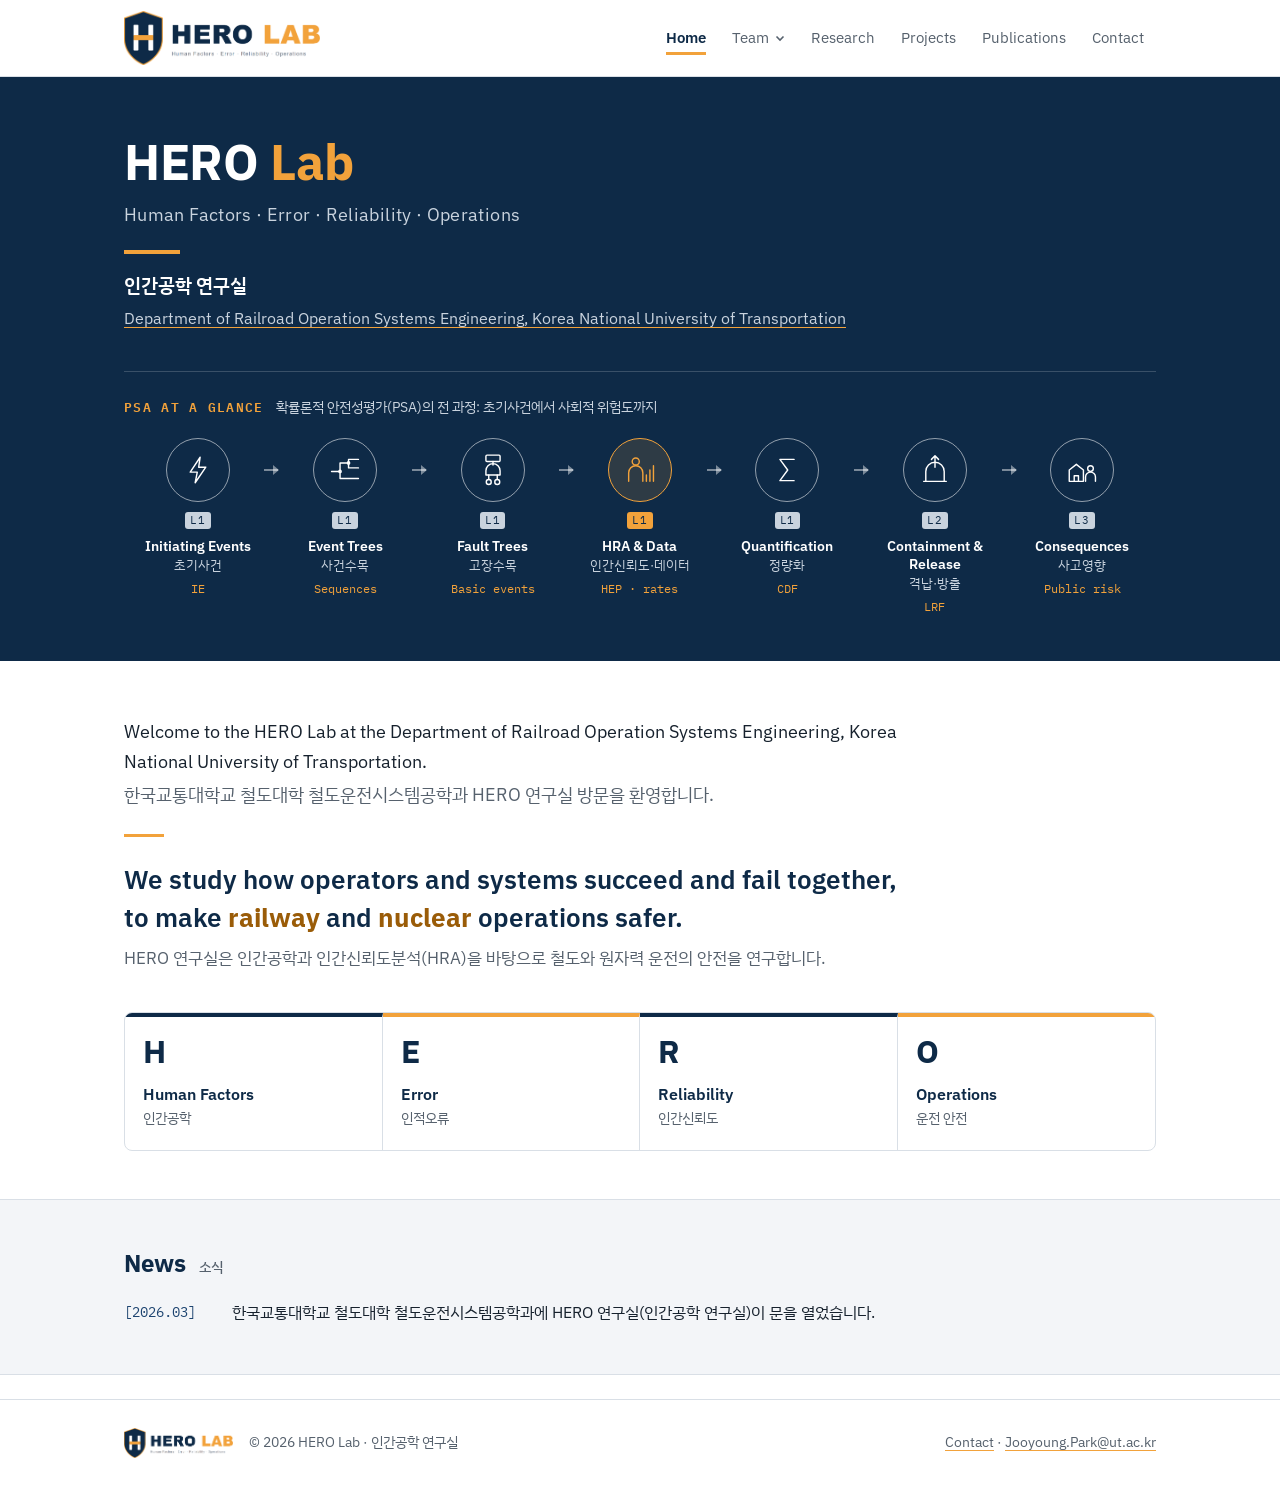
<file: index.html>
<!DOCTYPE html>
<html lang="en">
<head>
<meta charset="utf-8">
<meta name="viewport" content="width=device-width, initial-scale=1">
<title>HERO Lab</title>
<meta name="description" content="HERO Lab (Human Factors · Error · Reliability · Operations), Korea National University of Transportation: human reliability analysis, human factors and operational safety for railway and nuclear systems.">
<link rel="preconnect" href="https://fonts.googleapis.com"><link rel="preconnect" href="https://fonts.gstatic.com" crossorigin><link href="https://fonts.googleapis.com/css2?family=IBM+Plex+Mono:wght@400;600&family=IBM+Plex+Sans:wght@400;500;600;700&family=IBM+Plex+Sans+KR:wght@400;500;600;700&display=swap" rel="stylesheet">
<link rel="icon" type="image/png" href="assets/img/favicon.png">
<link rel="apple-touch-icon" href="assets/img/apple-touch-icon.png">
<link rel="stylesheet" href="assets/style.css">
</head>
<body>
<a class="skip" href="#main">Skip to content</a>
<header class="topbar">
  <div class="wrap">
    <a class="brand" href="index.html"><img src="assets/img/hero-logo.png" alt="HERO Lab: Human Factors · Error · Reliability · Operations" width="883" height="243"></a>
    <button class="nav-toggle" type="button" aria-expanded="false" aria-controls="site-nav"><span class="bars" aria-hidden="true"></span>Menu</button>
    <nav class="menu" id="site-nav" aria-label="Main">
      <ul>
        <li><a href="index.html" aria-current="page">Home</a></li>
        <li class="has-sub">
          <button class="sub-toggle" type="button" aria-expanded="false" aria-controls="sub-team"><span class="lbl">Team</span><svg class="chev" viewBox="0 0 10 10" aria-hidden="true"><path d="M1.5 3.5 5 7l3.5-3.5" fill="none" stroke="currentColor" stroke-width="1.6"/></svg></button>
          <ul class="sub" id="sub-team">
            <li><a href="professor.html">Professor</a></li>
            <li><a href="members.html">Members</a></li>
          </ul>
        </li>
        <li><a href="research.html">Research</a></li>
        <li><a href="projects.html">Projects</a></li>
        <li><a href="publications.html">Publications</a></li>
        <li><a href="contact.html">Contact</a></li>
      </ul>
    </nav>
  </div>
</header>
<main id="main">
<section class="banner">
  <div class="wrap">
    <h1>HERO <span class="accent">Lab</span></h1>
    <p class="banner-tag">Human Factors &middot; Error &middot; Reliability &middot; Operations</p>
    <hr class="banner-rule">
    <p class="banner-ko" lang="ko">인간공학 연구실</p>
    <p class="banner-sub"><a href="https://www.ut.ac.kr">Department of Railroad Operation Systems Engineering, Korea National University of Transportation</a></p>
    <div class="psa" role="group" aria-label="Probabilistic safety assessment process, Level 1 to Level 3"><p class="psa-cap"><b>PSA at a glance</b><span lang="ko">확률론적 안전성평가(PSA)의 전 과정: 초기사건에서 사회적 위험도까지</span></p><ol class="psa-steps"><li class="psa-step "><div class="psa-ico"><svg viewBox="0 0 48 48" aria-hidden="true"><path d="M27 6 13 27h10l-3 15 15-22H25l2-14z"/></svg></div><span class="psa-lvl">L1</span><span class="psa-en">Initiating Events</span><span class="psa-ko" lang="ko">초기사건</span><span class="psa-out">IE</span></li><li class="psa-step "><div class="psa-ico"><svg viewBox="0 0 48 48" aria-hidden="true"><path d="M5 26h12M17 26V14h12M17 26v10h26M29 14V9h14M29 14v7h14"/><circle cx="17" cy="26" r="1.6"/><circle cx="29" cy="14" r="1.6"/></svg></div><span class="psa-lvl">L1</span><span class="psa-en">Event Trees</span><span class="psa-ko" lang="ko">사건수목</span><span class="psa-out">Sequences</span></li><li class="psa-step "><div class="psa-ico"><svg viewBox="0 0 48 48" aria-hidden="true"><rect x="14" y="3" width="20" height="9" rx="1.5"/><path d="M24 12v5M14 31V25a10 10 0 0 1 20 0v6z"/><path d="M18 31v6M30 31v6"/><circle cx="18" cy="41" r="3.5"/><circle cx="30" cy="41" r="3.5"/></svg></div><span class="psa-lvl">L1</span><span class="psa-en">Fault Trees</span><span class="psa-ko" lang="ko">고장수목</span><span class="psa-out">Basic events</span></li><li class="psa-step focus"><div class="psa-ico"><svg viewBox="0 0 48 48" aria-hidden="true"><circle cx="18" cy="12" r="5"/><path d="M8 40V28a10 10 0 0 1 20 0v12"/><path d="M33 40V31M38 40V24M43 40V18"/></svg></div><span class="psa-lvl">L1</span><span class="psa-en">HRA &amp; Data</span><span class="psa-ko" lang="ko">인간신뢰도·데이터</span><span class="psa-out">HEP · rates</span></li><li class="psa-step "><div class="psa-ico"><svg viewBox="0 0 48 48" aria-hidden="true"><path d="M34 9H14l11 15-11 15h20"/></svg></div><span class="psa-lvl">L1</span><span class="psa-en">Quantification</span><span class="psa-ko" lang="ko">정량화</span><span class="psa-out">CDF</span></li><li class="psa-step "><div class="psa-ico"><svg viewBox="0 0 48 48" aria-hidden="true"><path d="M8 40h32M11 40V26a13 13 0 0 1 26 0v14"/><path d="M24 20V4M19 9l5-5 5 5"/></svg></div><span class="psa-lvl">L2</span><span class="psa-en">Containment &amp; Release</span><span class="psa-ko" lang="ko">격납·방출</span><span class="psa-out">LRF</span></li><li class="psa-step "><div class="psa-ico"><svg viewBox="0 0 48 48" aria-hidden="true"><path d="M6 40V24l10-8 10 8v16z"/><path d="M13 40v-8h6v8"/><circle cx="36" cy="22" r="4"/><path d="M29 40v-6a7 7 0 0 1 14 0v6"/></svg></div><span class="psa-lvl">L3</span><span class="psa-en">Consequences</span><span class="psa-ko" lang="ko">사고영향</span><span class="psa-out">Public risk</span></li></ol></div>
  </div>
</section>

<section class="intro">
  <div class="wrap">
    <div class="lead">
      <p class="lead-welcome">Welcome to the HERO Lab at the Department of Railroad Operation Systems Engineering, Korea National University of Transportation.</p>
      <p class="lead-welcome" lang="ko">한국교통대학교 철도대학 철도운전시스템공학과 HERO 연구실 방문을 환영합니다.</p>
      <hr class="lead-rule">
      <p class="lead-main">We study how operators and systems succeed and fail together, to make <b>railway</b> and <b>nuclear</b> operations safer.</p>
      <p class="lead-main-ko" lang="ko">HERO 연구실은 인간공학과 인간신뢰도분석(HRA)을 바탕으로 철도와 원자력 운전의 안전을 연구합니다.</p>
    </div>
    <ul class="hero-strip" aria-label="What HERO stands for">
      <li><span class="letter">H</span><span class="word">Human Factors</span><span class="word-ko" lang="ko">인간공학</span></li>
      <li><span class="letter">E</span><span class="word">Error</span><span class="word-ko" lang="ko">인적오류</span></li>
      <li><span class="letter">R</span><span class="word">Reliability</span><span class="word-ko" lang="ko">인간신뢰도</span></li>
      <li><span class="letter">O</span><span class="word">Operations</span><span class="word-ko" lang="ko">운전 안전</span></li>
    </ul>
  </div>
</section>

<section id="news" class="band">
  <div class="wrap section">
    <div class="sec-head"><h2>News <span class="ko" lang="ko">소식</span></h2></div>
    <ul class="news" lang="ko">
      <li><span class="date">[2026.03]</span><span>한국교통대학교 철도대학 철도운전시스템공학과에 HERO 연구실(인간공학 연구실)이 문을 열었습니다.</span></li>
    </ul>
  </div>
</section>
</main>
<footer class="footer">
  <div class="wrap">
    <div class="footer-brand"><img src="assets/img/hero-logo.png" alt="HERO Lab" width="883" height="243"><span>&copy; 2026 HERO Lab &middot; <span lang="ko">인간공학 연구실</span></span></div>
    <span><a href="contact.html">Contact</a> &middot; <a href="mailto:Jooyoung.Park@ut.ac.kr">Jooyoung.Park@ut.ac.kr</a></span>
  </div>
</footer>
<script src="assets/site.js"></script>
</body>
</html>
</file>
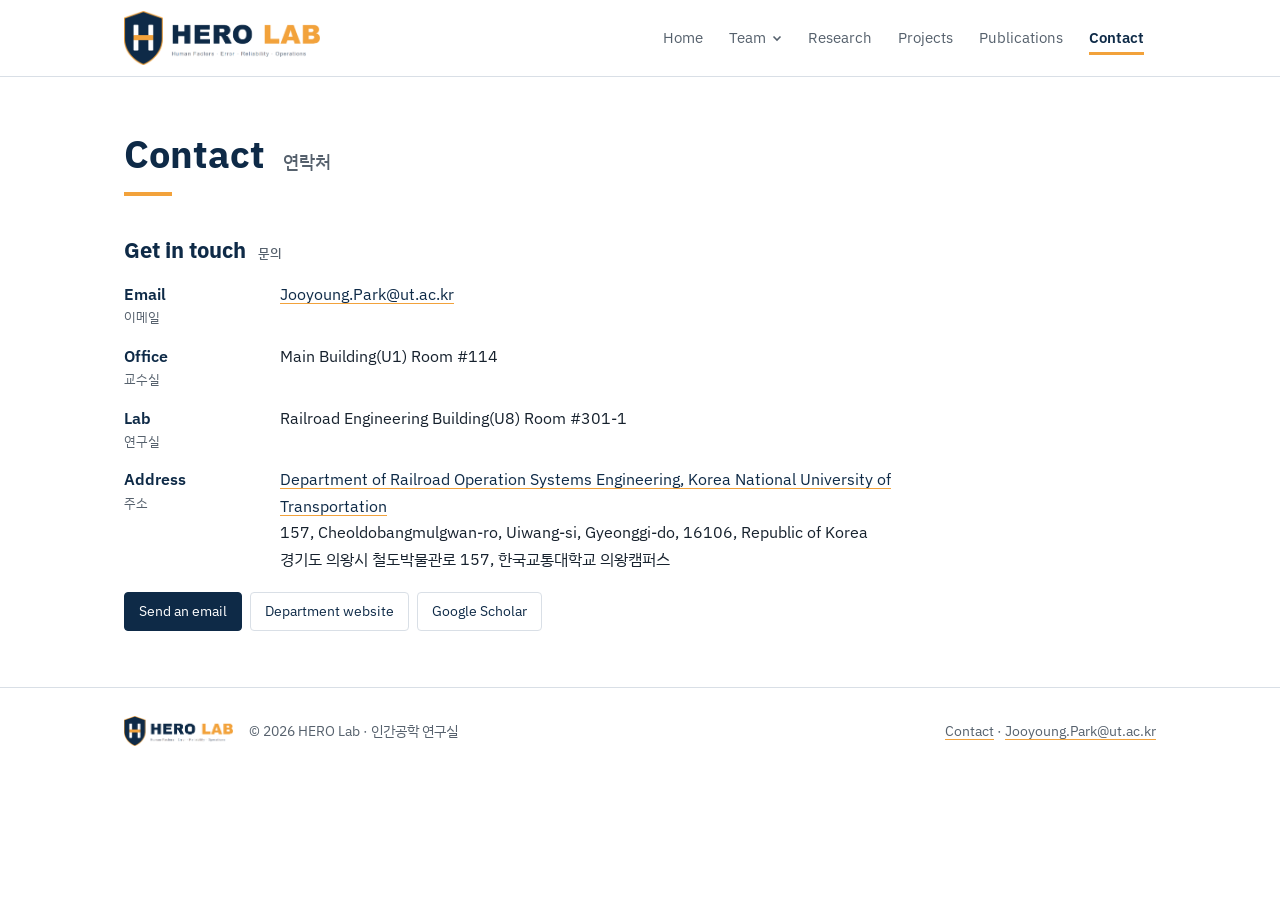
<file: contact.html>
<!DOCTYPE html>
<html lang="en">
<head>
<meta charset="utf-8">
<meta name="viewport" content="width=device-width, initial-scale=1">
<title>Contact · HERO Lab</title>
<meta name="description" content="HERO Lab (Human Factors · Error · Reliability · Operations), Korea National University of Transportation: human reliability analysis, human factors and operational safety for railway and nuclear systems.">
<link rel="preconnect" href="https://fonts.googleapis.com"><link rel="preconnect" href="https://fonts.gstatic.com" crossorigin><link href="https://fonts.googleapis.com/css2?family=IBM+Plex+Mono:wght@400;600&family=IBM+Plex+Sans:wght@400;500;600;700&family=IBM+Plex+Sans+KR:wght@400;500;600;700&display=swap" rel="stylesheet">
<link rel="icon" type="image/png" href="assets/img/favicon.png">
<link rel="apple-touch-icon" href="assets/img/apple-touch-icon.png">
<link rel="stylesheet" href="assets/style.css">
</head>
<body>
<a class="skip" href="#main">Skip to content</a>
<header class="topbar">
  <div class="wrap">
    <a class="brand" href="index.html"><img src="assets/img/hero-logo.png" alt="HERO Lab: Human Factors · Error · Reliability · Operations" width="883" height="243"></a>
    <button class="nav-toggle" type="button" aria-expanded="false" aria-controls="site-nav"><span class="bars" aria-hidden="true"></span>Menu</button>
    <nav class="menu" id="site-nav" aria-label="Main">
      <ul>
        <li><a href="index.html">Home</a></li>
        <li class="has-sub">
          <button class="sub-toggle" type="button" aria-expanded="false" aria-controls="sub-team"><span class="lbl">Team</span><svg class="chev" viewBox="0 0 10 10" aria-hidden="true"><path d="M1.5 3.5 5 7l3.5-3.5" fill="none" stroke="currentColor" stroke-width="1.6"/></svg></button>
          <ul class="sub" id="sub-team">
            <li><a href="professor.html">Professor</a></li>
            <li><a href="members.html">Members</a></li>
          </ul>
        </li>
        <li><a href="research.html">Research</a></li>
        <li><a href="projects.html">Projects</a></li>
        <li><a href="publications.html">Publications</a></li>
        <li><a href="contact.html" aria-current="page">Contact</a></li>
      </ul>
    </nav>
  </div>
</header>
<main id="main">
<section class="page-head"><div class="wrap"><h1>Contact <span class="ko" lang="ko">연락처</span></h1></div></section>
<div class="wrap">
  <section class="block">
    <h2>Get in touch <span class="ko" lang="ko">문의</span></h2>
    <dl class="dl">
      <dt>Email <span class="ko" lang="ko">이메일</span></dt><dd><a href="mailto:Jooyoung.Park@ut.ac.kr">Jooyoung.Park@ut.ac.kr</a></dd>
      <dt>Office <span class="ko" lang="ko">교수실</span></dt><dd>Main Building(U1) Room #114</dd>
      <dt>Lab <span class="ko" lang="ko">연구실</span></dt><dd>Railroad Engineering Building(U8) Room #301-1</dd>
      <dt>Address <span class="ko" lang="ko">주소</span></dt><dd><a href="https://www.ut.ac.kr">Department of Railroad Operation Systems Engineering, Korea National University of Transportation</a><br>157, Cheoldobangmulgwan-ro, Uiwang-si, Gyeonggi-do, 16106, Republic of Korea<br><span lang="ko">경기도 의왕시 철도박물관로 157, 한국교통대학교 의왕캠퍼스</span></dd>
    </dl>
    <div class="links">
      <a class="btn primary" href="mailto:Jooyoung.Park@ut.ac.kr">Send an email</a>
      <a class="btn" href="https://www.ut.ac.kr">Department website</a>
      <a class="btn" href="https://scholar.google.com/citations?user=gR12mpUAAAAJ&amp;hl=ko">Google Scholar</a>
    </div>
  </section>
</div>
</main>
<footer class="footer">
  <div class="wrap">
    <div class="footer-brand"><img src="assets/img/hero-logo.png" alt="HERO Lab" width="883" height="243"><span>&copy; 2026 HERO Lab &middot; <span lang="ko">인간공학 연구실</span></span></div>
    <span><a href="contact.html">Contact</a> &middot; <a href="mailto:Jooyoung.Park@ut.ac.kr">Jooyoung.Park@ut.ac.kr</a></span>
  </div>
</footer>
<script src="assets/site.js"></script>
</body>
</html>
</file>
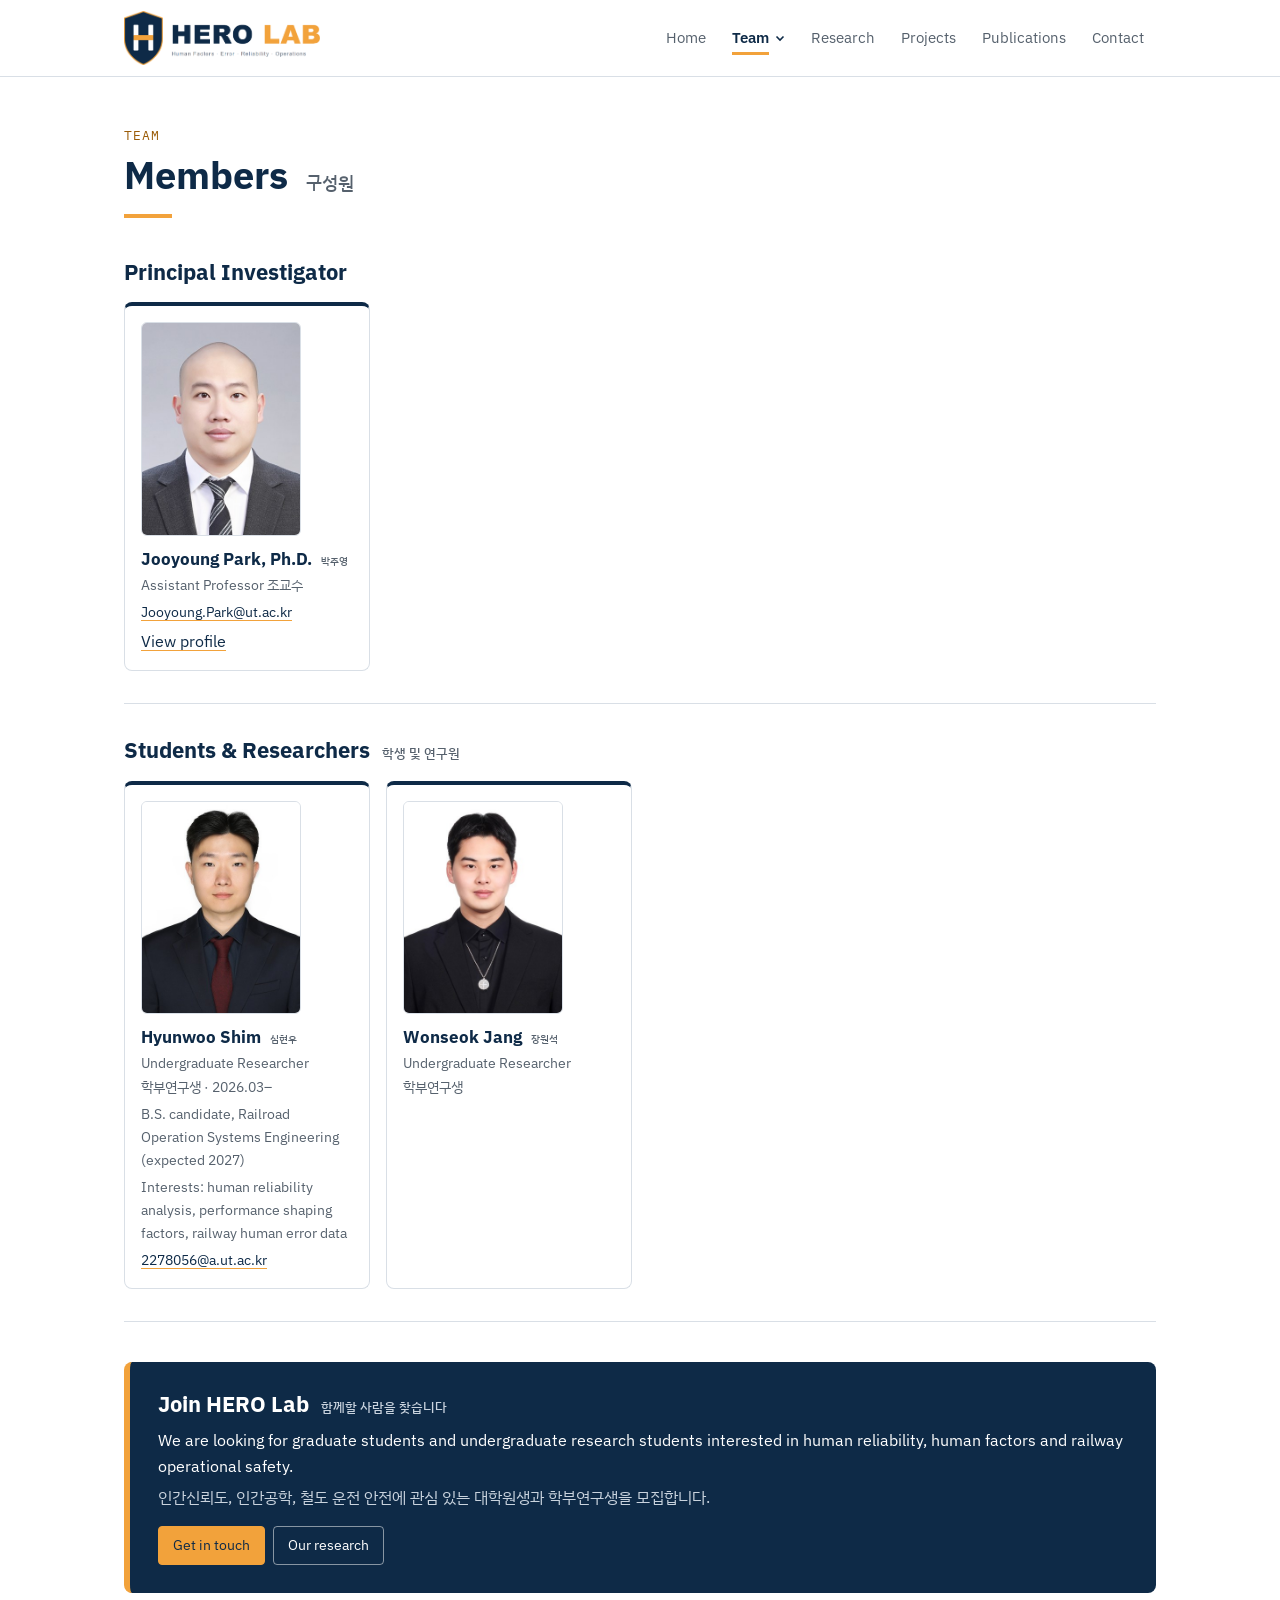
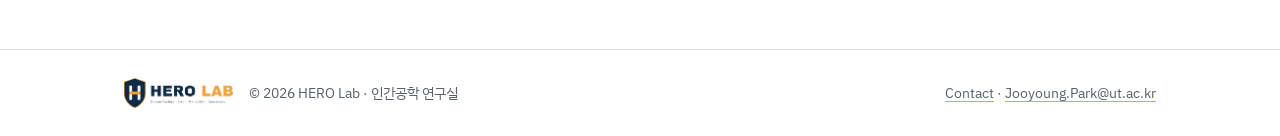
<file: members.html>
<!DOCTYPE html>
<html lang="en">
<head>
<meta charset="utf-8">
<meta name="viewport" content="width=device-width, initial-scale=1">
<title>Members · HERO Lab</title>
<meta name="description" content="HERO Lab (Human Factors · Error · Reliability · Operations), Korea National University of Transportation: human reliability analysis, human factors and operational safety for railway and nuclear systems.">
<link rel="preconnect" href="https://fonts.googleapis.com"><link rel="preconnect" href="https://fonts.gstatic.com" crossorigin><link href="https://fonts.googleapis.com/css2?family=IBM+Plex+Mono:wght@400;600&family=IBM+Plex+Sans:wght@400;500;600;700&family=IBM+Plex+Sans+KR:wght@400;500;600;700&display=swap" rel="stylesheet">
<link rel="icon" type="image/png" href="assets/img/favicon.png">
<link rel="apple-touch-icon" href="assets/img/apple-touch-icon.png">
<link rel="stylesheet" href="assets/style.css">
</head>
<body>
<a class="skip" href="#main">Skip to content</a>
<header class="topbar">
  <div class="wrap">
    <a class="brand" href="index.html"><img src="assets/img/hero-logo.png" alt="HERO Lab: Human Factors · Error · Reliability · Operations" width="883" height="243"></a>
    <button class="nav-toggle" type="button" aria-expanded="false" aria-controls="site-nav"><span class="bars" aria-hidden="true"></span>Menu</button>
    <nav class="menu" id="site-nav" aria-label="Main">
      <ul>
        <li><a href="index.html">Home</a></li>
        <li class="has-sub current">
          <button class="sub-toggle" type="button" aria-expanded="false" aria-controls="sub-team"><span class="lbl">Team</span><svg class="chev" viewBox="0 0 10 10" aria-hidden="true"><path d="M1.5 3.5 5 7l3.5-3.5" fill="none" stroke="currentColor" stroke-width="1.6"/></svg></button>
          <ul class="sub" id="sub-team">
            <li><a href="professor.html">Professor</a></li>
            <li><a href="members.html" aria-current="page">Members</a></li>
          </ul>
        </li>
        <li><a href="research.html">Research</a></li>
        <li><a href="projects.html">Projects</a></li>
        <li><a href="publications.html">Publications</a></li>
        <li><a href="contact.html">Contact</a></li>
      </ul>
    </nav>
  </div>
</header>
<main id="main">
<section class="page-head"><div class="wrap"><p class="eyebrow">Team</p><h1>Members <span class="ko" lang="ko">구성원</span></h1></div></section>
<div class="wrap">
  <section class="block">
    <h2>Principal Investigator</h2>
    <div class="people">
      <article class="person">
        <img class="photo-img" src="assets/img/professor.jpg" alt="Jooyoung Park" width="354" height="472">
        <h3>Jooyoung Park, Ph.D. <span class="ko" lang="ko">박주영</span></h3>
        <p class="role">Assistant Professor <span lang="ko">조교수</span></p>
        <p class="role"><a href="mailto:Jooyoung.Park@ut.ac.kr">Jooyoung.Park@ut.ac.kr</a></p>
        <a href="professor.html">View profile</a>
      </article>
    </div>
  </section>
  <section class="block">
    <h2>Students &amp; Researchers <span class="ko" lang="ko">학생 및 연구원</span></h2>
    <div class="people">
      <article class="person">
        <img class="photo-img" src="assets/img/hyunwoo-shim.jpg" alt="Hyunwoo Shim" width="360" height="480">
        <h3>Hyunwoo Shim <span class="ko" lang="ko">심현우</span></h3>
        <p class="role">Undergraduate Researcher <span lang="ko">학부연구생</span> &middot; 2026.03&ndash;</p>
        <p class="role">B.S. candidate, Railroad Operation Systems Engineering (expected 2027)</p>
        <p class="role">Interests: human reliability analysis, performance shaping factors, railway human error data</p>
        <p class="role"><a href="mailto:2278056@a.ut.ac.kr">2278056@a.ut.ac.kr</a></p>
      </article>
      <article class="person">
        <img class="photo-img" src="assets/img/wonseok-jang.jpg" alt="Wonseok Jang" width="360" height="480">
        <h3>Wonseok Jang <span class="ko" lang="ko">장원석</span></h3>
        <p class="role">Undergraduate Researcher <span lang="ko">학부연구생</span></p>
      </article>
    </div>
  </section>
  <section class="block">
    <div class="join">
      <h2>Join HERO Lab <span class="ko" lang="ko">함께할 사람을 찾습니다</span></h2>
      <p>We are looking for graduate students and undergraduate research students interested in human reliability, human factors and railway operational safety.</p>
      <p class="ko-line" lang="ko">인간신뢰도, 인간공학, 철도 운전 안전에 관심 있는 대학원생과 학부연구생을 모집합니다.</p>
      <div class="links">
        <a class="btn primary" href="contact.html">Get in touch</a>
        <a class="btn" href="research.html">Our research</a>
      </div>
    </div>
  </section>
</div>
</main>
<footer class="footer">
  <div class="wrap">
    <div class="footer-brand"><img src="assets/img/hero-logo.png" alt="HERO Lab" width="883" height="243"><span>&copy; 2026 HERO Lab &middot; <span lang="ko">인간공학 연구실</span></span></div>
    <span><a href="contact.html">Contact</a> &middot; <a href="mailto:Jooyoung.Park@ut.ac.kr">Jooyoung.Park@ut.ac.kr</a></span>
  </div>
</footer>
<script src="assets/site.js"></script>
</body>
</html>
</file>
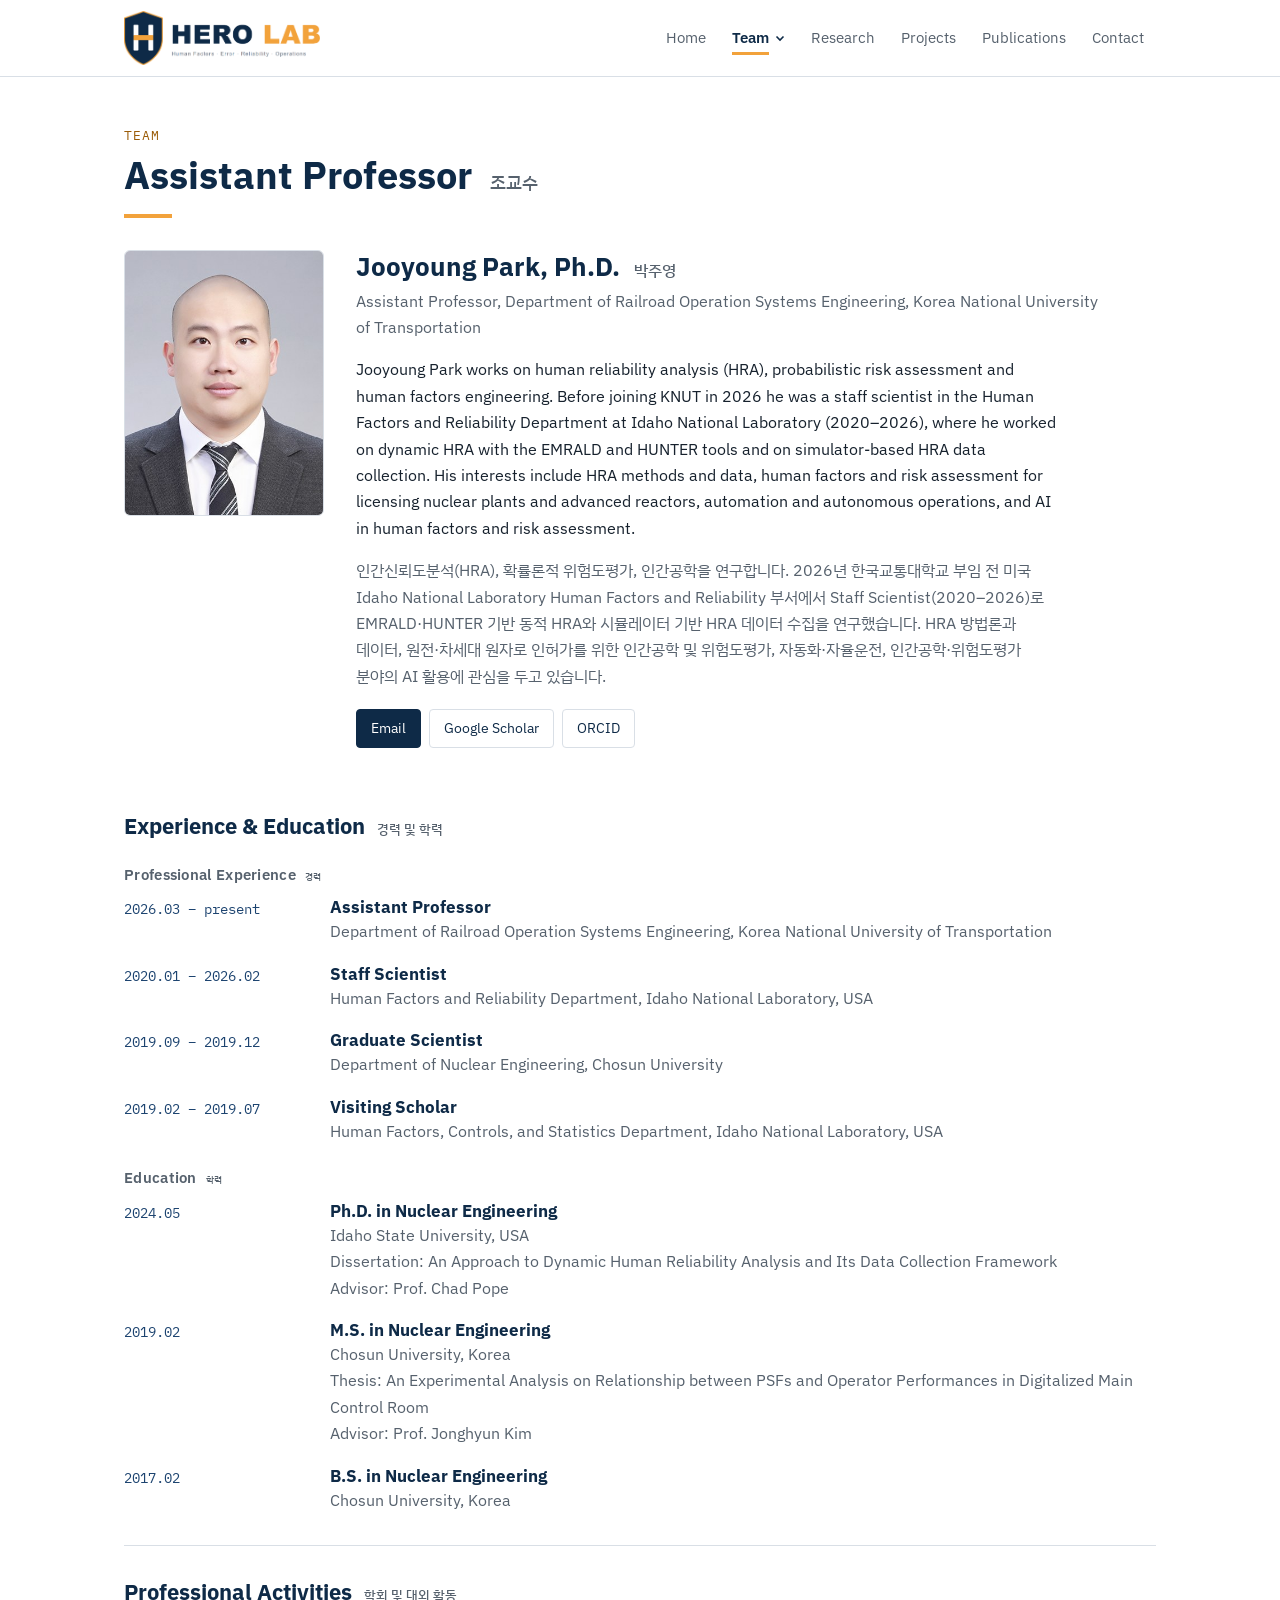
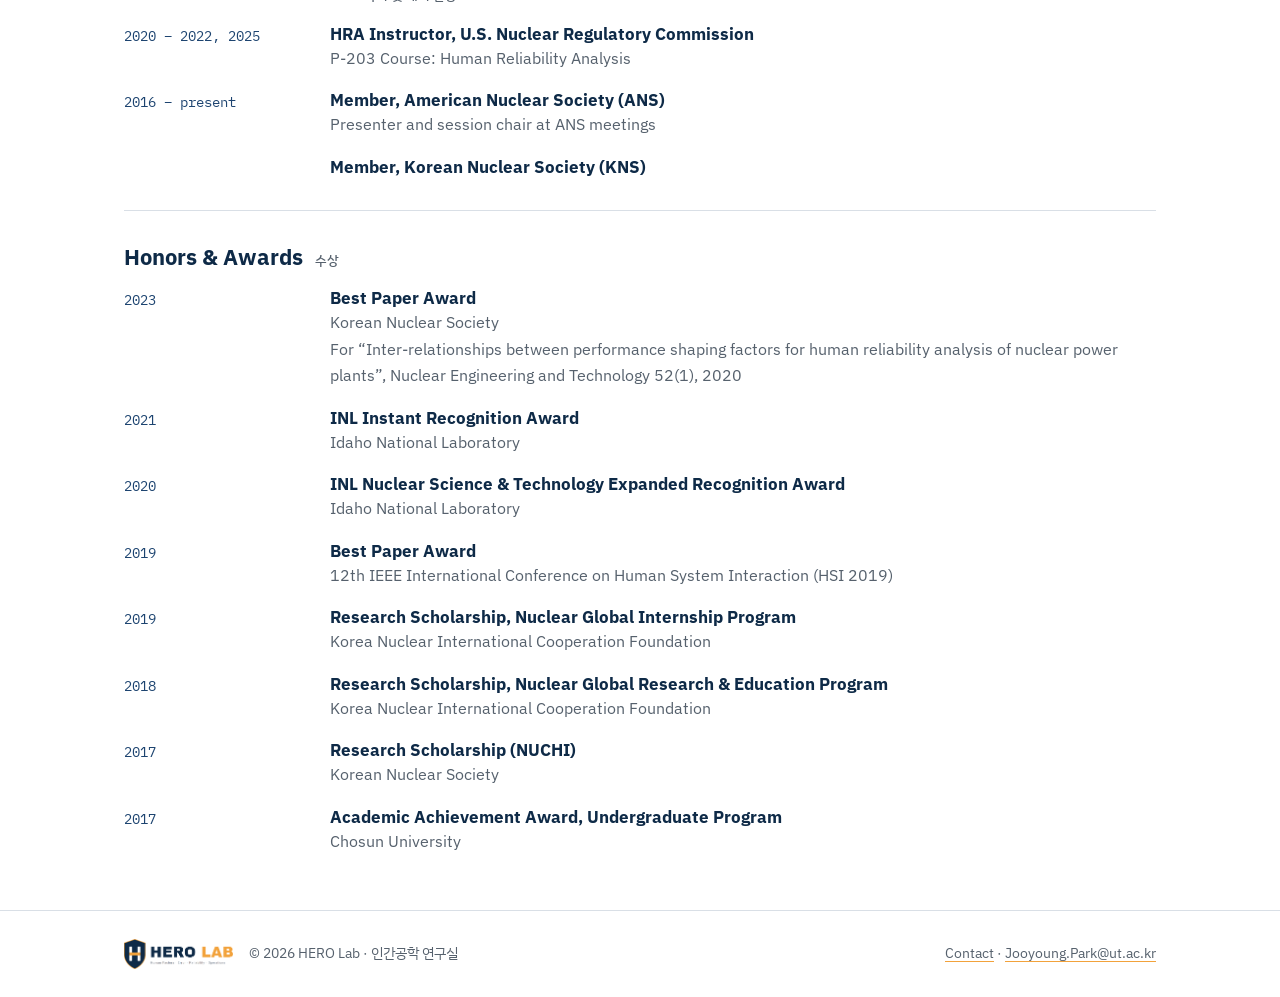
<file: professor.html>
<!DOCTYPE html>
<html lang="en">
<head>
<meta charset="utf-8">
<meta name="viewport" content="width=device-width, initial-scale=1">
<title>Professor · HERO Lab</title>
<meta name="description" content="HERO Lab (Human Factors · Error · Reliability · Operations), Korea National University of Transportation: human reliability analysis, human factors and operational safety for railway and nuclear systems.">
<link rel="preconnect" href="https://fonts.googleapis.com"><link rel="preconnect" href="https://fonts.gstatic.com" crossorigin><link href="https://fonts.googleapis.com/css2?family=IBM+Plex+Mono:wght@400;600&family=IBM+Plex+Sans:wght@400;500;600;700&family=IBM+Plex+Sans+KR:wght@400;500;600;700&display=swap" rel="stylesheet">
<link rel="icon" type="image/png" href="assets/img/favicon.png">
<link rel="apple-touch-icon" href="assets/img/apple-touch-icon.png">
<link rel="stylesheet" href="assets/style.css">
</head>
<body>
<a class="skip" href="#main">Skip to content</a>
<header class="topbar">
  <div class="wrap">
    <a class="brand" href="index.html"><img src="assets/img/hero-logo.png" alt="HERO Lab: Human Factors · Error · Reliability · Operations" width="883" height="243"></a>
    <button class="nav-toggle" type="button" aria-expanded="false" aria-controls="site-nav"><span class="bars" aria-hidden="true"></span>Menu</button>
    <nav class="menu" id="site-nav" aria-label="Main">
      <ul>
        <li><a href="index.html">Home</a></li>
        <li class="has-sub current">
          <button class="sub-toggle" type="button" aria-expanded="false" aria-controls="sub-team"><span class="lbl">Team</span><svg class="chev" viewBox="0 0 10 10" aria-hidden="true"><path d="M1.5 3.5 5 7l3.5-3.5" fill="none" stroke="currentColor" stroke-width="1.6"/></svg></button>
          <ul class="sub" id="sub-team">
            <li><a href="professor.html" aria-current="page">Professor</a></li>
            <li><a href="members.html">Members</a></li>
          </ul>
        </li>
        <li><a href="research.html">Research</a></li>
        <li><a href="projects.html">Projects</a></li>
        <li><a href="publications.html">Publications</a></li>
        <li><a href="contact.html">Contact</a></li>
      </ul>
    </nav>
  </div>
</header>
<main id="main">
<section class="page-head"><div class="wrap"><p class="eyebrow">Team</p><h1>Assistant Professor <span class="ko" lang="ko">조교수</span></h1></div></section>
<div class="wrap">
  <section class="profile">
    <img class="photo-img" src="assets/img/professor.jpg" alt="Jooyoung Park" width="354" height="472">
    <div>
      <h2>Jooyoung Park, Ph.D. <span class="ko" lang="ko">박주영</span></h2>
      <p class="position">Assistant Professor, Department of Railroad Operation Systems Engineering, Korea National University of Transportation</p>
      <p class="bio">Jooyoung Park works on human reliability analysis (HRA), probabilistic risk assessment and human factors engineering. Before joining KNUT in 2026 he was a staff scientist in the Human Factors and Reliability Department at Idaho National Laboratory (2020&ndash;2026), where he worked on dynamic HRA with the EMRALD and HUNTER tools and on simulator-based HRA data collection. His interests include HRA methods and data, human factors and risk assessment for licensing nuclear plants and advanced reactors, automation and autonomous operations, and AI in human factors and risk assessment.</p>
      <p class="bio ko-line" lang="ko">인간신뢰도분석(HRA), 확률론적 위험도평가, 인간공학을 연구합니다. 2026년 한국교통대학교 부임 전 미국 Idaho National Laboratory Human Factors and Reliability 부서에서 Staff Scientist(2020&ndash;2026)로 EMRALD·HUNTER 기반 동적 HRA와 시뮬레이터 기반 HRA 데이터 수집을 연구했습니다. HRA 방법론과 데이터, 원전·차세대 원자로 인허가를 위한 인간공학 및 위험도평가, 자동화·자율운전, 인간공학·위험도평가 분야의 AI 활용에 관심을 두고 있습니다.</p>
      <div class="links">
        <a class="btn primary" href="mailto:Jooyoung.Park@ut.ac.kr">Email</a>
        <a class="btn" href="https://scholar.google.com/citations?user=gR12mpUAAAAJ&amp;hl=ko">Google Scholar</a>
        <a class="btn" href="https://orcid.org/0000-0003-4211-0884">ORCID</a>
      </div>
    </div>
  </section>

  <section class="block">
    <h2>Experience &amp; Education <span class="ko" lang="ko">경력 및 학력</span></h2>
    <h3 class="sub-h">Professional Experience <span class="ko" lang="ko">경력</span></h3>
    <ul class="timeline">
      <li><span class="date">2026.03 &ndash; present</span><div><h3>Assistant Professor</h3><p class="org">Department of Railroad Operation Systems Engineering, Korea National University of Transportation</p></div></li>
      <li><span class="date">2020.01 &ndash; 2026.02</span><div><h3>Staff Scientist</h3><p class="org">Human Factors and Reliability Department, Idaho National Laboratory, USA</p></div></li>
      <li><span class="date">2019.09 &ndash; 2019.12</span><div><h3>Graduate Scientist</h3><p class="org">Department of Nuclear Engineering, Chosun University</p></div></li>
      <li><span class="date">2019.02 &ndash; 2019.07</span><div><h3>Visiting Scholar</h3><p class="org">Human Factors, Controls, and Statistics Department, Idaho National Laboratory, USA</p></div></li>
    </ul>
    <h3 class="sub-h">Education <span class="ko" lang="ko">학력</span></h3>
    <ul class="timeline">
      <li><span class="date">2024.05</span><div><h3>Ph.D. in Nuclear Engineering</h3><p class="org">Idaho State University, USA</p><p class="org">Dissertation: An Approach to Dynamic Human Reliability Analysis and Its Data Collection Framework<br>Advisor: Prof. Chad Pope</p></div></li>
      <li><span class="date">2019.02</span><div><h3>M.S. in Nuclear Engineering</h3><p class="org">Chosun University, Korea</p><p class="org">Thesis: An Experimental Analysis on Relationship between PSFs and Operator Performances in Digitalized Main Control Room<br>Advisor: Prof. Jonghyun Kim</p></div></li>
      <li><span class="date">2017.02</span><div><h3>B.S. in Nuclear Engineering</h3><p class="org">Chosun University, Korea</p></div></li>
    </ul>
  </section>

  <section class="block">
    <h2>Professional Activities <span class="ko" lang="ko">학회 및 대외 활동</span></h2>
    <ul class="timeline">
      <li><span class="date">2020 &ndash; 2022, 2025</span><div><h3>HRA Instructor, U.S. Nuclear Regulatory Commission</h3><p class="org">P-203 Course: Human Reliability Analysis</p></div></li>
      <li><span class="date">2016 &ndash; present</span><div><h3>Member, American Nuclear Society (ANS)</h3><p class="org">Presenter and session chair at ANS meetings</p></div></li>
      <li><span class="date"></span><div><h3>Member, Korean Nuclear Society (KNS)</h3><p class="org"></p></div></li>
    </ul>
  </section>

  <section class="block">
    <h2>Honors &amp; Awards <span class="ko" lang="ko">수상</span></h2>
    <ul class="timeline">
      <li><span class="date">2023</span><div><h3>Best Paper Award</h3><p class="org">Korean Nuclear Society</p><p class="org">For &ldquo;Inter-relationships between performance shaping factors for human reliability analysis of nuclear power plants&rdquo;, Nuclear Engineering and Technology 52(1), 2020</p></div></li>
      <li><span class="date">2021</span><div><h3>INL Instant Recognition Award</h3><p class="org">Idaho National Laboratory</p></div></li>
      <li><span class="date">2020</span><div><h3>INL Nuclear Science &amp; Technology Expanded Recognition Award</h3><p class="org">Idaho National Laboratory</p></div></li>
      <li><span class="date">2019</span><div><h3>Best Paper Award</h3><p class="org">12th IEEE International Conference on Human System Interaction (HSI 2019)</p></div></li>
      <li><span class="date">2019</span><div><h3>Research Scholarship, Nuclear Global Internship Program</h3><p class="org">Korea Nuclear International Cooperation Foundation</p></div></li>
      <li><span class="date">2018</span><div><h3>Research Scholarship, Nuclear Global Research &amp; Education Program</h3><p class="org">Korea Nuclear International Cooperation Foundation</p></div></li>
      <li><span class="date">2017</span><div><h3>Research Scholarship (NUCHI)</h3><p class="org">Korean Nuclear Society</p></div></li>
      <li><span class="date">2017</span><div><h3>Academic Achievement Award, Undergraduate Program</h3><p class="org">Chosun University</p></div></li>
    </ul>
  </section>
</div>
</main>
<footer class="footer">
  <div class="wrap">
    <div class="footer-brand"><img src="assets/img/hero-logo.png" alt="HERO Lab" width="883" height="243"><span>&copy; 2026 HERO Lab &middot; <span lang="ko">인간공학 연구실</span></span></div>
    <span><a href="contact.html">Contact</a> &middot; <a href="mailto:Jooyoung.Park@ut.ac.kr">Jooyoung.Park@ut.ac.kr</a></span>
  </div>
</footer>
<script src="assets/site.js"></script>
</body>
</html>
</file>
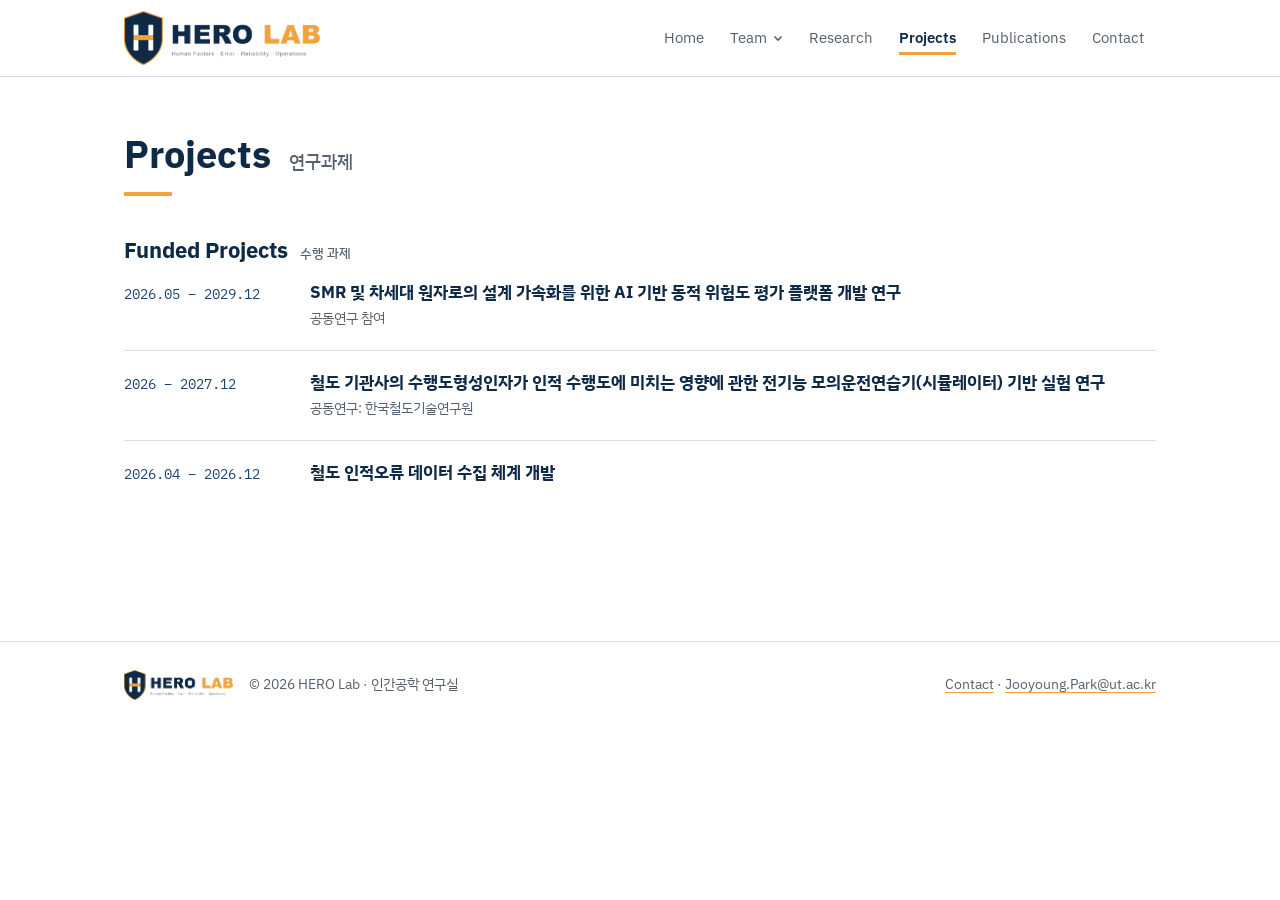
<file: projects.html>
<!DOCTYPE html>
<html lang="en">
<head>
<meta charset="utf-8">
<meta name="viewport" content="width=device-width, initial-scale=1">
<title>Projects · HERO Lab</title>
<meta name="description" content="HERO Lab (Human Factors · Error · Reliability · Operations), Korea National University of Transportation: human reliability analysis, human factors and operational safety for railway and nuclear systems.">
<link rel="preconnect" href="https://fonts.googleapis.com"><link rel="preconnect" href="https://fonts.gstatic.com" crossorigin><link href="https://fonts.googleapis.com/css2?family=IBM+Plex+Mono:wght@400;600&family=IBM+Plex+Sans:wght@400;500;600;700&family=IBM+Plex+Sans+KR:wght@400;500;600;700&display=swap" rel="stylesheet">
<link rel="icon" type="image/png" href="assets/img/favicon.png">
<link rel="apple-touch-icon" href="assets/img/apple-touch-icon.png">
<link rel="stylesheet" href="assets/style.css">
</head>
<body>
<a class="skip" href="#main">Skip to content</a>
<header class="topbar">
  <div class="wrap">
    <a class="brand" href="index.html"><img src="assets/img/hero-logo.png" alt="HERO Lab: Human Factors · Error · Reliability · Operations" width="883" height="243"></a>
    <button class="nav-toggle" type="button" aria-expanded="false" aria-controls="site-nav"><span class="bars" aria-hidden="true"></span>Menu</button>
    <nav class="menu" id="site-nav" aria-label="Main">
      <ul>
        <li><a href="index.html">Home</a></li>
        <li class="has-sub">
          <button class="sub-toggle" type="button" aria-expanded="false" aria-controls="sub-team"><span class="lbl">Team</span><svg class="chev" viewBox="0 0 10 10" aria-hidden="true"><path d="M1.5 3.5 5 7l3.5-3.5" fill="none" stroke="currentColor" stroke-width="1.6"/></svg></button>
          <ul class="sub" id="sub-team">
            <li><a href="professor.html">Professor</a></li>
            <li><a href="members.html">Members</a></li>
          </ul>
        </li>
        <li><a href="research.html">Research</a></li>
        <li><a href="projects.html" aria-current="page">Projects</a></li>
        <li><a href="publications.html">Publications</a></li>
        <li><a href="contact.html">Contact</a></li>
      </ul>
    </nav>
  </div>
</header>
<main id="main">
<section class="page-head"><div class="wrap"><h1>Projects <span class="ko" lang="ko">연구과제</span></h1></div></section>
<div class="wrap">
  <section class="block">
    <h2>Funded Projects <span class="ko" lang="ko">수행 과제</span></h2>
    <ul class="proj" lang="ko"><li><span class="date">2026.05 &ndash; 2029.12</span><div><h3>SMR 및 차세대 원자로의 설계 가속화를 위한 AI 기반 동적 위험도 평가 플랫폼 개발 연구</h3><p class="meta">공동연구 참여</p></div></li><li><span class="date">2026 &ndash; 2027.12</span><div><h3>철도 기관사의 수행도형성인자가 인적 수행도에 미치는 영향에 관한 전기능 모의운전연습기(시뮬레이터) 기반 실험 연구</h3><p class="meta">공동연구: 한국철도기술연구원</p></div></li><li><span class="date">2026.04 &ndash; 2026.12</span><div><h3>철도 인적오류 데이터 수집 체계 개발</h3></div></li></ul>
  </section>
</div>
</main>
<footer class="footer">
  <div class="wrap">
    <div class="footer-brand"><img src="assets/img/hero-logo.png" alt="HERO Lab" width="883" height="243"><span>&copy; 2026 HERO Lab &middot; <span lang="ko">인간공학 연구실</span></span></div>
    <span><a href="contact.html">Contact</a> &middot; <a href="mailto:Jooyoung.Park@ut.ac.kr">Jooyoung.Park@ut.ac.kr</a></span>
  </div>
</footer>
<script src="assets/site.js"></script>
</body>
</html>
</file>
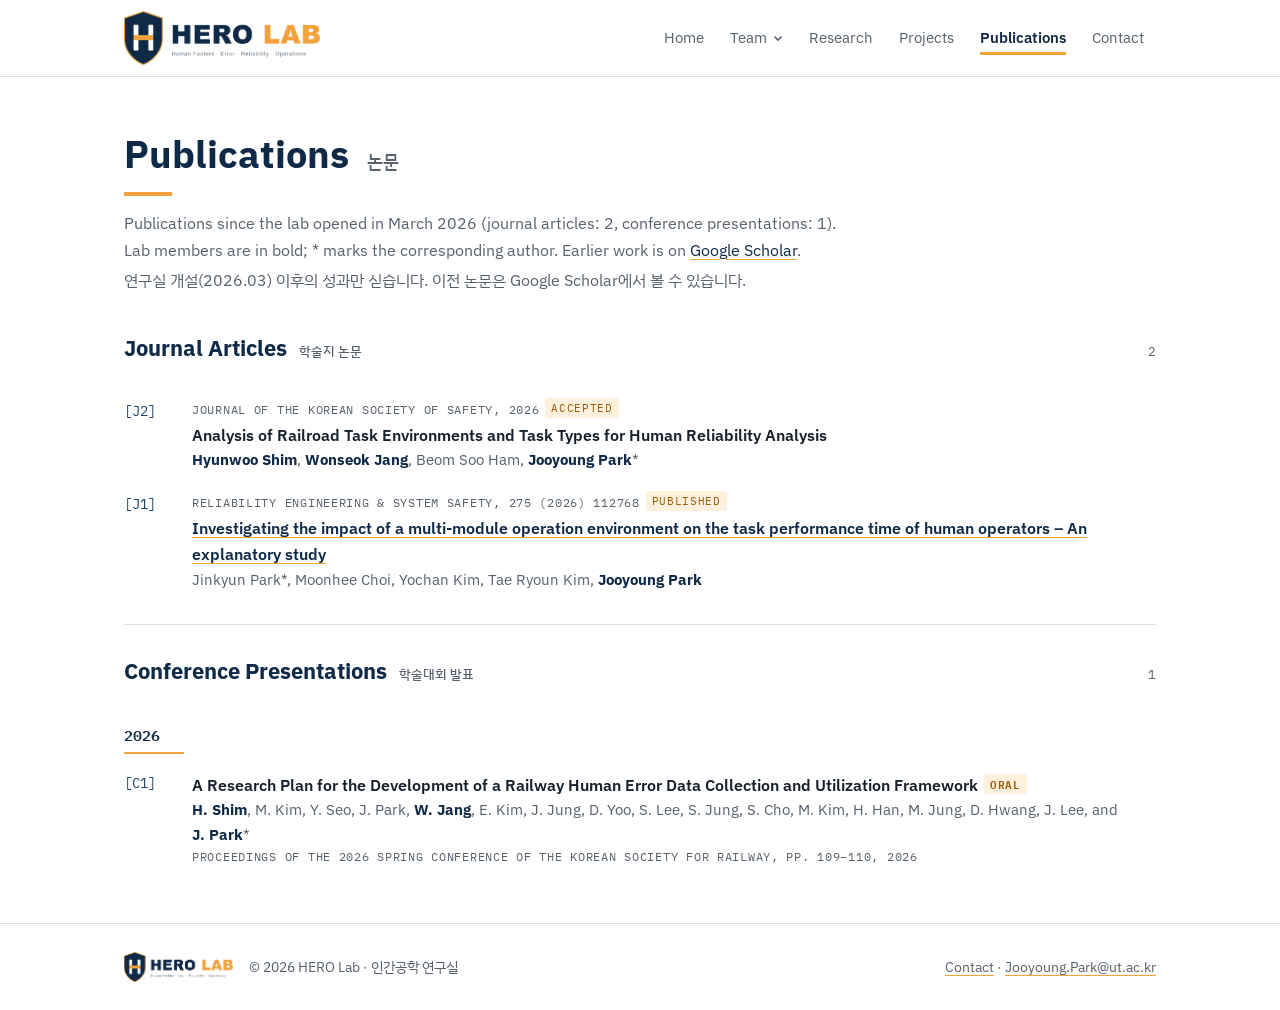
<file: publications.html>
<!DOCTYPE html>
<html lang="en">
<head>
<meta charset="utf-8">
<meta name="viewport" content="width=device-width, initial-scale=1">
<title>Publications · HERO Lab</title>
<meta name="description" content="HERO Lab (Human Factors · Error · Reliability · Operations), Korea National University of Transportation: human reliability analysis, human factors and operational safety for railway and nuclear systems.">
<link rel="preconnect" href="https://fonts.googleapis.com"><link rel="preconnect" href="https://fonts.gstatic.com" crossorigin><link href="https://fonts.googleapis.com/css2?family=IBM+Plex+Mono:wght@400;600&family=IBM+Plex+Sans:wght@400;500;600;700&family=IBM+Plex+Sans+KR:wght@400;500;600;700&display=swap" rel="stylesheet">
<link rel="icon" type="image/png" href="assets/img/favicon.png">
<link rel="apple-touch-icon" href="assets/img/apple-touch-icon.png">
<link rel="stylesheet" href="assets/style.css">
</head>
<body>
<a class="skip" href="#main">Skip to content</a>
<header class="topbar">
  <div class="wrap">
    <a class="brand" href="index.html"><img src="assets/img/hero-logo.png" alt="HERO Lab: Human Factors · Error · Reliability · Operations" width="883" height="243"></a>
    <button class="nav-toggle" type="button" aria-expanded="false" aria-controls="site-nav"><span class="bars" aria-hidden="true"></span>Menu</button>
    <nav class="menu" id="site-nav" aria-label="Main">
      <ul>
        <li><a href="index.html">Home</a></li>
        <li class="has-sub">
          <button class="sub-toggle" type="button" aria-expanded="false" aria-controls="sub-team"><span class="lbl">Team</span><svg class="chev" viewBox="0 0 10 10" aria-hidden="true"><path d="M1.5 3.5 5 7l3.5-3.5" fill="none" stroke="currentColor" stroke-width="1.6"/></svg></button>
          <ul class="sub" id="sub-team">
            <li><a href="professor.html">Professor</a></li>
            <li><a href="members.html">Members</a></li>
          </ul>
        </li>
        <li><a href="research.html">Research</a></li>
        <li><a href="projects.html">Projects</a></li>
        <li><a href="publications.html" aria-current="page">Publications</a></li>
        <li><a href="contact.html">Contact</a></li>
      </ul>
    </nav>
  </div>
</header>
<main id="main">
<section class="page-head"><div class="wrap"><h1>Publications <span class="ko" lang="ko">논문</span></h1><p class="page-intro">Publications since the lab opened in March 2026 (journal articles: <span data-count="#journals .pub"></span>, conference presentations: <span data-count="#confs .pub"></span>). Lab members are in bold; * marks the corresponding author. Earlier work is on <a href="https://scholar.google.com/citations?user=gR12mpUAAAAJ&amp;hl=ko">Google Scholar</a>.<span class="ko-line" lang="ko" style="display:block">연구실 개설(2026.03) 이후의 성과만 싣습니다. 이전 논문은 Google Scholar에서 볼 수 있습니다.</span></p></div></section>
<div class="wrap">
  <section class="block">
    <div class="sec-head"><h2>Journal Articles <span class="ko" lang="ko">학술지 논문</span></h2><span class="count" data-count="#journals .pub"></span></div>
    <ol class="pubs" id="journals">
<!-- ▼ 새 학술지 논문은 이 주석 바로 아래에 붙여 넣으세요 (최신 논문이 맨 위). 아래 형식을 복사해서 쓰면 됩니다.
      <li class="pub"><span class="pub-no">[J3]</span><div>
        <p class="pub-venue">저널명, 권 (연도) 논문번호<span class="tag">PUBLISHED</span></p>
        <p class="pub-title"><a href="https://doi.org/DOI번호">논문 제목</a></p>
        <p class="pub-auth">공저자1, <b>연구실 구성원</b>, 공저자2*</p>
      </div></li>
-->
      <li class="pub"><span class="pub-no">[J2]</span><div>
        <p class="pub-venue">Journal of the Korean Society of Safety, 2026<span class="tag">ACCEPTED</span></p>
        <p class="pub-title">Analysis of Railroad Task Environments and Task Types for Human Reliability Analysis</p>
        <p class="pub-auth"><b>Hyunwoo Shim</b>, <b>Wonseok Jang</b>, Beom Soo Ham, <b>Jooyoung Park</b>*</p>
      </div></li>
      <li class="pub"><span class="pub-no">[J1]</span><div>
        <p class="pub-venue">Reliability Engineering &amp; System Safety, 275 (2026) 112768<span class="tag">PUBLISHED</span></p>
        <p class="pub-title"><a href="https://doi.org/10.1016/j.ress.2026.112768">Investigating the impact of a multi-module operation environment on the task performance time of human operators &ndash; An explanatory study</a></p>
        <p class="pub-auth">Jinkyun Park*, Moonhee Choi, Yochan Kim, Tae Ryoun Kim, <b>Jooyoung Park</b></p>
      </div></li>
    </ol>
  </section>
  <section class="block">
    <div class="sec-head"><h2>Conference Presentations <span class="ko" lang="ko">학술대회 발표</span></h2><span class="count" data-count="#confs .pub"></span></div>
    <div id="confs">
<!-- ▼ 새 학술대회 발표는 해당 연도 목록(<ol class="pubs">) 맨 위에 붙여 넣으세요. 새 연도라면 연도 제목과 목록을 통째로 이 주석 바로 아래에 추가합니다.
      <h3 class="year-h">2027</h3>
      <ol class="pubs">
      <li class="pub"><span class="pub-no">[C2]</span><div>
        <p class="pub-title">발표 제목<span class="tag">ORAL</span></p>
        <p class="pub-auth"><b>연구실 구성원</b>, 공저자, <b>J. Park</b>*</p>
        <p class="pub-venue">학술대회명, 장소, 연도</p>
      </div></li>
      </ol>
-->
      <h3 class="year-h">2026</h3>
      <ol class="pubs">
      <li class="pub"><span class="pub-no">[C1]</span><div>
        <p class="pub-title">A Research Plan for the Development of a Railway Human Error Data Collection and Utilization Framework<span class="tag">ORAL</span></p>
        <p class="pub-auth"><b>H. Shim</b>, M. Kim, Y. Seo, J. Park, <b>W. Jang</b>, E. Kim, J. Jung, D. Yoo, S. Lee, S. Jung, S. Cho, M. Kim, H. Han, M. Jung, D. Hwang, J. Lee, and <b>J. Park</b>*</p>
        <p class="pub-venue">Proceedings of the 2026 Spring Conference of the Korean Society for Railway, pp. 109&ndash;110, 2026</p>
      </div></li>
      </ol>
    </div>
  </section>
</div>
</main>
<footer class="footer">
  <div class="wrap">
    <div class="footer-brand"><img src="assets/img/hero-logo.png" alt="HERO Lab" width="883" height="243"><span>&copy; 2026 HERO Lab &middot; <span lang="ko">인간공학 연구실</span></span></div>
    <span><a href="contact.html">Contact</a> &middot; <a href="mailto:Jooyoung.Park@ut.ac.kr">Jooyoung.Park@ut.ac.kr</a></span>
  </div>
</footer>
<script src="assets/site.js"></script>
</body>
</html>
</file>
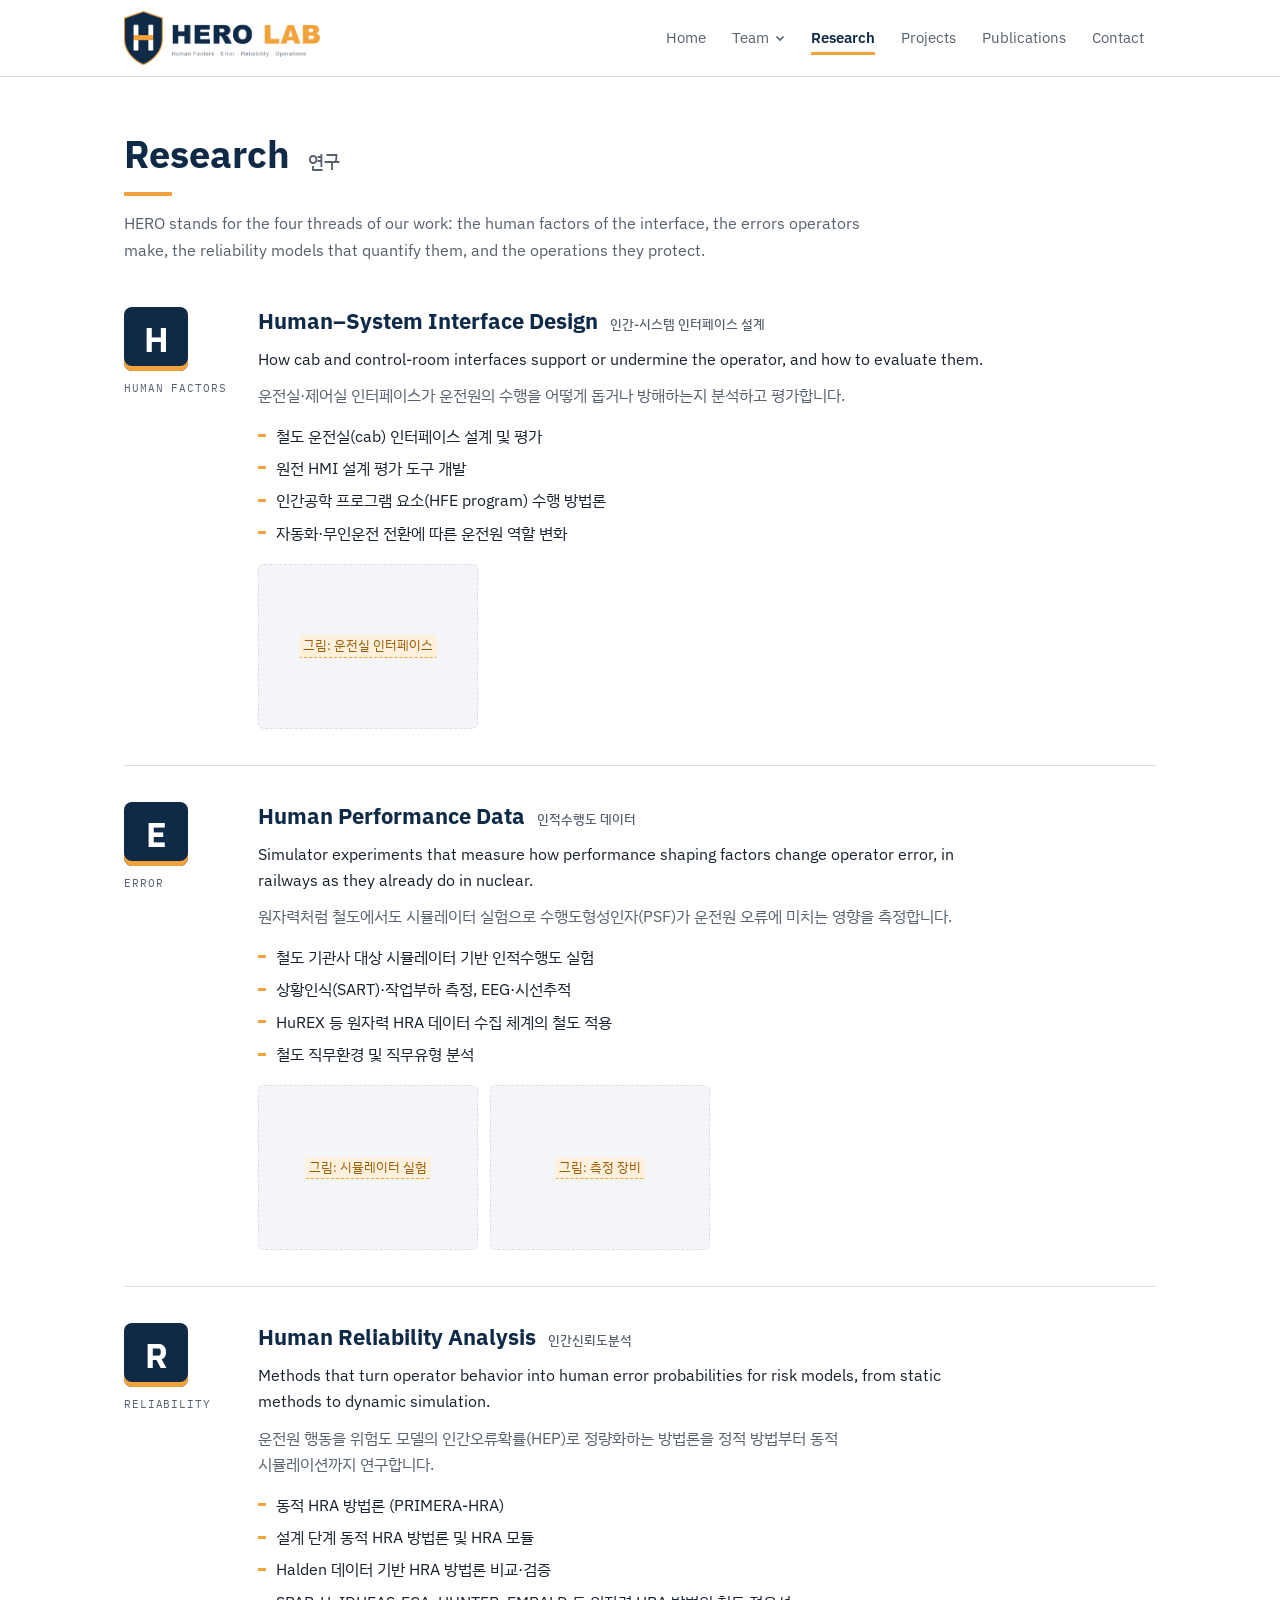
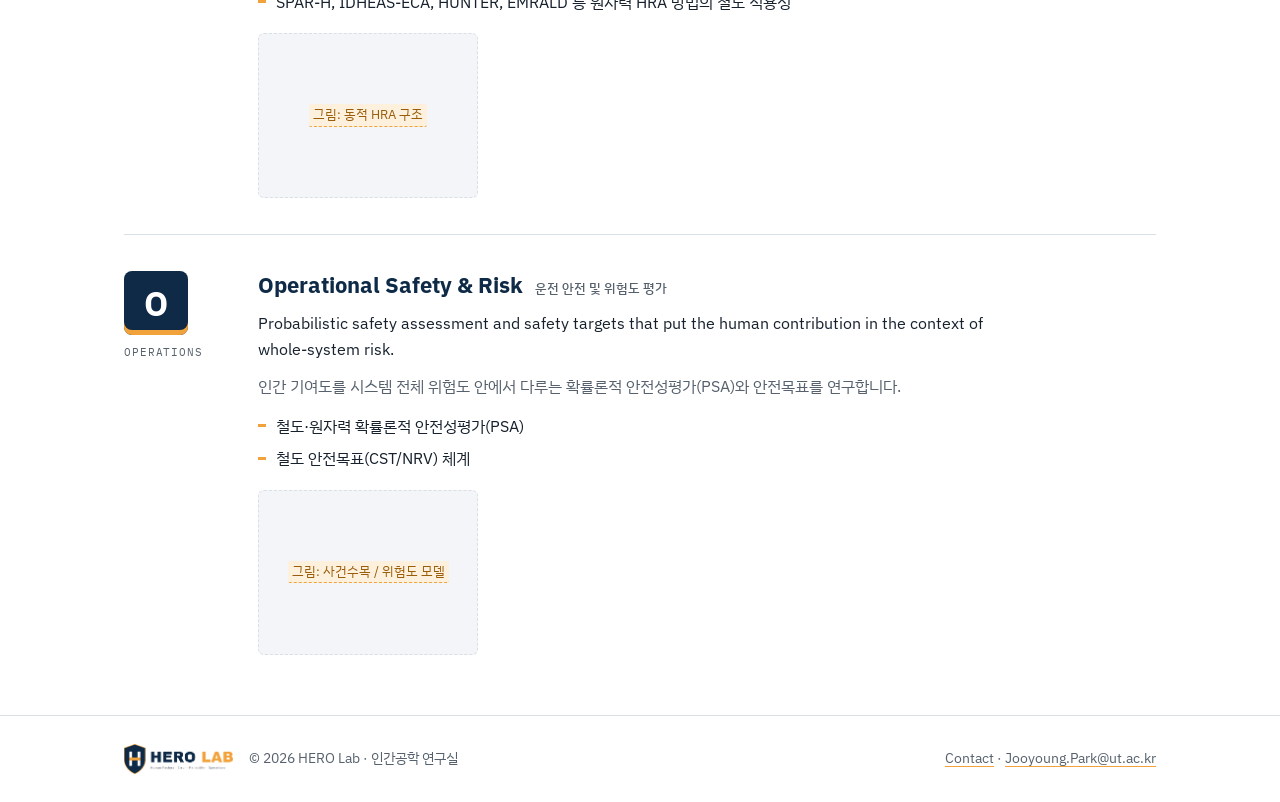
<file: research.html>
<!DOCTYPE html>
<html lang="en">
<head>
<meta charset="utf-8">
<meta name="viewport" content="width=device-width, initial-scale=1">
<title>Research · HERO Lab</title>
<meta name="description" content="HERO Lab (Human Factors · Error · Reliability · Operations), Korea National University of Transportation: human reliability analysis, human factors and operational safety for railway and nuclear systems.">
<link rel="preconnect" href="https://fonts.googleapis.com"><link rel="preconnect" href="https://fonts.gstatic.com" crossorigin><link href="https://fonts.googleapis.com/css2?family=IBM+Plex+Mono:wght@400;600&family=IBM+Plex+Sans:wght@400;500;600;700&family=IBM+Plex+Sans+KR:wght@400;500;600;700&display=swap" rel="stylesheet">
<link rel="icon" type="image/png" href="assets/img/favicon.png">
<link rel="apple-touch-icon" href="assets/img/apple-touch-icon.png">
<link rel="stylesheet" href="assets/style.css">
</head>
<body>
<a class="skip" href="#main">Skip to content</a>
<header class="topbar">
  <div class="wrap">
    <a class="brand" href="index.html"><img src="assets/img/hero-logo.png" alt="HERO Lab: Human Factors · Error · Reliability · Operations" width="883" height="243"></a>
    <button class="nav-toggle" type="button" aria-expanded="false" aria-controls="site-nav"><span class="bars" aria-hidden="true"></span>Menu</button>
    <nav class="menu" id="site-nav" aria-label="Main">
      <ul>
        <li><a href="index.html">Home</a></li>
        <li class="has-sub">
          <button class="sub-toggle" type="button" aria-expanded="false" aria-controls="sub-team"><span class="lbl">Team</span><svg class="chev" viewBox="0 0 10 10" aria-hidden="true"><path d="M1.5 3.5 5 7l3.5-3.5" fill="none" stroke="currentColor" stroke-width="1.6"/></svg></button>
          <ul class="sub" id="sub-team">
            <li><a href="professor.html">Professor</a></li>
            <li><a href="members.html">Members</a></li>
          </ul>
        </li>
        <li><a href="research.html" aria-current="page">Research</a></li>
        <li><a href="projects.html">Projects</a></li>
        <li><a href="publications.html">Publications</a></li>
        <li><a href="contact.html">Contact</a></li>
      </ul>
    </nav>
  </div>
</header>
<main id="main">
<section class="page-head"><div class="wrap"><h1>Research <span class="ko" lang="ko">연구</span></h1><p class="page-intro">HERO stands for the four threads of our work: the human factors of the interface, the errors operators make, the reliability models that quantify them, and the operations they protect.</p></div></section><div class="wrap"><section class="area">
  <div><div class="area-letter">H</div><div class="area-tag">Human Factors</div></div>
  <div>
    <h2>Human–System Interface Design <span class="ko" lang="ko">인간-시스템 인터페이스 설계</span></h2>
    <p>How cab and control-room interfaces support or undermine the operator, and how to evaluate them.</p>
    <p class="ko-line" lang="ko">운전실·제어실 인터페이스가 운전원의 수행을 어떻게 돕거나 방해하는지 분석하고 평가합니다.</p>
    <ul class="topics" lang="ko"><li>철도 운전실(cab) 인터페이스 설계 및 평가</li><li>원전 HMI 설계 평가 도구 개발</li><li>인간공학 프로그램 요소(HFE program) 수행 방법론</li><li>자동화·무인운전 전환에 따른 운전원 역할 변화</li></ul>
    <div class="figs"><div class="fig-ph"><span class="todo">그림: 운전실 인터페이스</span></div></div>
  </div>
</section><section class="area">
  <div><div class="area-letter">E</div><div class="area-tag">Error</div></div>
  <div>
    <h2>Human Performance Data <span class="ko" lang="ko">인적수행도 데이터</span></h2>
    <p>Simulator experiments that measure how performance shaping factors change operator error, in railways as they already do in nuclear.</p>
    <p class="ko-line" lang="ko">원자력처럼 철도에서도 시뮬레이터 실험으로 수행도형성인자(PSF)가 운전원 오류에 미치는 영향을 측정합니다.</p>
    <ul class="topics" lang="ko"><li>철도 기관사 대상 시뮬레이터 기반 인적수행도 실험</li><li>상황인식(SART)·작업부하 측정, EEG·시선추적</li><li>HuREX 등 원자력 HRA 데이터 수집 체계의 철도 적용</li><li>철도 직무환경 및 직무유형 분석</li></ul>
    <div class="figs"><div class="fig-ph"><span class="todo">그림: 시뮬레이터 실험</span></div><div class="fig-ph"><span class="todo">그림: 측정 장비</span></div></div>
  </div>
</section><section class="area">
  <div><div class="area-letter">R</div><div class="area-tag">Reliability</div></div>
  <div>
    <h2>Human Reliability Analysis <span class="ko" lang="ko">인간신뢰도분석</span></h2>
    <p>Methods that turn operator behavior into human error probabilities for risk models, from static methods to dynamic simulation.</p>
    <p class="ko-line" lang="ko">운전원 행동을 위험도 모델의 인간오류확률(HEP)로 정량화하는 방법론을 정적 방법부터 동적 시뮬레이션까지 연구합니다.</p>
    <ul class="topics" lang="ko"><li>동적 HRA 방법론 (PRIMERA-HRA)</li><li>설계 단계 동적 HRA 방법론 및 HRA 모듈</li><li>Halden 데이터 기반 HRA 방법론 비교·검증</li><li>SPAR-H, IDHEAS-ECA, HUNTER, EMRALD 등 원자력 HRA 방법의 철도 적용성</li></ul>
    <div class="figs"><div class="fig-ph"><span class="todo">그림: 동적 HRA 구조</span></div></div>
  </div>
</section><section class="area">
  <div><div class="area-letter">O</div><div class="area-tag">Operations</div></div>
  <div>
    <h2>Operational Safety & Risk <span class="ko" lang="ko">운전 안전 및 위험도 평가</span></h2>
    <p>Probabilistic safety assessment and safety targets that put the human contribution in the context of whole-system risk.</p>
    <p class="ko-line" lang="ko">인간 기여도를 시스템 전체 위험도 안에서 다루는 확률론적 안전성평가(PSA)와 안전목표를 연구합니다.</p>
    <ul class="topics" lang="ko"><li>철도·원자력 확률론적 안전성평가(PSA)</li><li>철도 안전목표(CST/NRV) 체계</li></ul>
    <div class="figs"><div class="fig-ph"><span class="todo">그림: 사건수목 / 위험도 모델</span></div></div>
  </div>
</section></div>
</main>
<footer class="footer">
  <div class="wrap">
    <div class="footer-brand"><img src="assets/img/hero-logo.png" alt="HERO Lab" width="883" height="243"><span>&copy; 2026 HERO Lab &middot; <span lang="ko">인간공학 연구실</span></span></div>
    <span><a href="contact.html">Contact</a> &middot; <a href="mailto:Jooyoung.Park@ut.ac.kr">Jooyoung.Park@ut.ac.kr</a></span>
  </div>
</footer>
<script src="assets/site.js"></script>
</body>
</html>
</file>
<file: assets/style.css>
/* HERO Lab — shared styles for every page
   Palette follows the lab logo: navy shield + orange bar, white ground, slate text.
   Layout idea: single column, white top bar with the logo, one navy band on the home page. */
:root{
  color-scheme:light;
  --paper:#FFFFFF;
  --band:#F3F5F8;          /* alternate section background (cool grey) */
  --navy:#0E2A47;          /* logo navy: headings, links, buttons */
  --navy-2:#1D4470;        /* lighter navy for dates and hovers */
  --navy-deep:#081C31;
  --orange:#F2A23B;        /* logo orange: rules, markers, highlights (large or decorative only) */
  --orange-text:#9A5C08;   /* orange dark enough for small text on white */
  --orange-wash:#FDF1DE;
  --ink:#16212D;
  --ink-soft:#56616D;      /* logo tagline grey */
  --line:#D9DFE6;
  --font:'IBM Plex Sans','IBM Plex Sans KR','Apple SD Gothic Neo','Malgun Gothic',sans-serif;
  --mono:'IBM Plex Mono',ui-monospace,Menlo,Consolas,monospace;
  --topbar-h:76px;
}
*{margin:0;padding:0;box-sizing:border-box}
html{scroll-behavior:smooth}
@media (prefers-reduced-motion:reduce){html{scroll-behavior:auto}*{transition:none!important}}
body{background:var(--paper);color:var(--ink);font-family:var(--font);font-size:16px;line-height:1.65;-webkit-font-smoothing:antialiased;word-break:keep-all;overflow-wrap:break-word}
h1,h2,h3{text-wrap:balance;line-height:1.3;color:var(--navy)}
p{text-wrap:pretty}
a{color:var(--navy);text-decoration-color:var(--orange);text-underline-offset:3px}
a:hover{color:var(--navy-2)}
a:focus-visible,button:focus-visible{outline:2px solid var(--orange);outline-offset:2px;border-radius:2px}
img{max-width:100%;display:block}
ul,ol{list-style:none}
.wrap{max-width:1080px;margin:0 auto;padding:0 24px}
@media (max-width:420px){.wrap{padding:0 16px}}
.skip{position:absolute;left:-9999px;top:12px;z-index:50;background:var(--paper);border:1px solid var(--line);padding:8px 12px}
.skip:focus{left:16px}

.ko{margin-left:.5em;font-size:.6em;font-weight:500;color:var(--ink-soft);white-space:nowrap}
h1 .ko{font-size:.48em}
.ko-line{margin-top:4px;color:var(--ink-soft)}
.todo{background:var(--orange-wash);color:var(--orange-text);border-bottom:1px dashed var(--orange);padding:0 4px;border-radius:2px}

/* ---------- top bar ---------- */
.topbar{position:sticky;top:0;z-index:20;background:rgba(255,255,255,.96);backdrop-filter:blur(8px);-webkit-backdrop-filter:blur(8px);border-bottom:1px solid var(--line)}
.topbar .wrap{display:flex;align-items:center;justify-content:space-between;gap:16px;height:var(--topbar-h)}
.brand{display:flex;align-items:center;flex:none}
.brand img{height:54px;width:auto}
@media (max-width:420px){.brand img{height:40px}}

.menu>ul{display:flex;align-items:center;gap:2px}
.menu a,.sub-toggle{display:flex;align-items:center;gap:6px;padding:8px 12px;border:0;border-radius:4px;background:none;font:inherit;font-size:15px;color:var(--ink-soft);text-decoration:none;cursor:pointer;white-space:nowrap}
.menu a:hover,.sub-toggle:hover{color:var(--navy)}
.menu a[aria-current="page"],.has-sub.current>.sub-toggle{color:var(--navy);font-weight:600}
.menu>ul>li>a[aria-current="page"],.has-sub.current .lbl{text-decoration:underline;text-decoration-color:var(--orange);text-decoration-thickness:3px;text-underline-offset:9px}
.chev{width:10px;height:10px;transition:transform .15s}
.has-sub{position:relative}
.sub{display:none;position:absolute;top:100%;left:0;min-width:170px;background:var(--paper);border:1px solid var(--line);border-top:3px solid var(--orange);border-radius:0 0 6px 6px;padding:6px;box-shadow:0 8px 24px rgba(14,42,71,.10)}
.has-sub.open .sub{display:block}
.has-sub.open .chev{transform:rotate(180deg)}
@media (hover:hover) and (min-width:861px){.has-sub:hover .sub{display:block}}
.nav-toggle{display:none;align-items:center;gap:8px;border:1px solid var(--line);border-radius:4px;background:none;padding:6px 12px;font:inherit;font-size:14px;color:var(--navy);cursor:pointer}
.bars,.bars::before,.bars::after{display:block;width:16px;height:2px;background:currentColor;position:relative}
.bars::before,.bars::after{content:"";position:absolute;left:0}
.bars::before{top:-5px}.bars::after{top:5px}
@media (max-width:860px){
  .nav-toggle{display:inline-flex}
  .menu{display:none;position:absolute;top:var(--topbar-h);left:0;right:0;background:var(--paper);border-bottom:1px solid var(--line);padding:8px 16px 16px}
  .menu.open{display:block}
  .menu>ul{flex-direction:column;align-items:stretch}
  .sub{position:static;display:block;border:0;box-shadow:none;padding:0 0 0 16px}
  .sub-toggle .chev{display:none}
}

/* ---------- home banner (navy) ---------- */
.banner{background:var(--navy);color:#fff}
.banner .wrap{padding-top:52px;padding-bottom:44px}
.banner h1{color:#fff;font-size:clamp(32px,5vw,50px);font-weight:700;letter-spacing:-.01em}
.banner h1 .accent{color:var(--orange)}
.banner-tag{margin-top:6px;font-size:clamp(15px,1.8vw,18px);color:#C9D3DE;letter-spacing:.02em}
.banner-rule{width:56px;height:4px;border:0;background:var(--orange);margin:20px 0 16px}
.banner-ko{font-size:19px;font-weight:600}
.banner-sub{margin-top:4px}
.banner-sub a{color:#C9D3DE;text-decoration-color:var(--orange)}
.banner-sub a:hover{color:#fff}

/* PSA process pictogram strip */
.psa{margin-top:40px;border-top:1px solid rgba(255,255,255,.18);padding-top:24px}
.psa-cap{display:flex;flex-wrap:wrap;align-items:baseline;gap:4px 12px;margin-bottom:18px}
.psa-cap b{font-family:var(--mono);font-size:13px;letter-spacing:.1em;text-transform:uppercase;color:var(--orange);font-weight:600}
.psa-cap span{font-size:14px;color:#C9D3DE}
.psa-steps{display:grid;grid-template-columns:repeat(7,1fr);gap:0}
.psa-step{position:relative;text-align:center;padding:0 6px}
.psa-step:not(:last-child)::after{content:"";position:absolute;top:31px;right:-7px;width:14px;height:2px;background:rgba(255,255,255,.45)}
.psa-step:not(:last-child)::before{content:"";position:absolute;top:27px;right:-8px;border:5px solid transparent;border-left:6px solid rgba(255,255,255,.45);border-right:0}
.psa-ico{width:64px;height:64px;margin:0 auto;border:1.5px solid rgba(255,255,255,.55);border-radius:50%;display:grid;place-items:center}
.psa-ico svg{width:34px;height:34px;stroke:#fff;fill:none;stroke-width:2;stroke-linecap:round;stroke-linejoin:round}
.psa-step.focus .psa-ico{border-color:var(--orange);background:rgba(242,162,59,.14)}
.psa-step.focus .psa-ico svg{stroke:var(--orange)}
.psa-lvl{display:inline-block;margin-top:10px;font-family:var(--mono);font-size:10.5px;letter-spacing:.08em;color:var(--navy);background:#C9D3DE;border-radius:3px;padding:0 5px}
.psa-step.focus .psa-lvl{background:var(--orange)}
.psa-en{display:block;margin-top:6px;font-size:14px;font-weight:600;line-height:1.3}
.psa-ko{display:block;font-size:12.5px;color:#C9D3DE}
.psa-out{display:block;margin-top:4px;font-family:var(--mono);font-size:11.5px;color:var(--orange)}
@media (max-width:900px){
  .psa-steps{grid-template-columns:repeat(4,1fr);row-gap:24px}
  .psa-step:nth-child(4)::after,.psa-step:nth-child(4)::before{display:none}
}
@media (max-width:520px){
  .psa-steps{grid-template-columns:repeat(2,1fr)}
  .psa-step:nth-child(2n)::after,.psa-step:nth-child(2n)::before{display:none}
  .psa-step:nth-child(4)::after,.psa-step:nth-child(4)::before{display:none}
}

/* ---------- intro / mission ---------- */
.intro{padding:56px 0 48px}
.lead{max-width:780px}
.lead-welcome{font-size:18px}
.lead-welcome+.lead-welcome{color:var(--ink-soft);margin-top:4px}
.lead-rule{width:40px;height:3px;border:0;background:var(--orange);margin:24px 0}
.lead-main{font-size:clamp(21px,2.6vw,26px);font-weight:600;line-height:1.45;color:var(--navy)}
.lead-main b{color:var(--orange-text)}
.lead-main-ko{margin-top:8px;color:var(--ink-soft);font-size:17px}

.hero-strip{display:grid;grid-template-columns:repeat(4,1fr);border:1px solid var(--line);border-radius:8px;overflow:hidden;margin-top:40px}
.hero-strip li{padding:18px 18px 20px;border-right:1px solid var(--line);border-top:4px solid var(--navy)}
.hero-strip li:last-child{border-right:0}
.hero-strip .letter{font-size:32px;font-weight:700;color:var(--navy);line-height:1}
.hero-strip li:nth-child(2) {border-top-color:var(--orange)}
.hero-strip li:nth-child(4) {border-top-color:var(--orange)}
.hero-strip .word{display:block;margin-top:10px;font-weight:600;color:var(--navy)}
.hero-strip .word-ko{display:block;font-size:14px;color:var(--ink-soft)}
@media (max-width:760px){.hero-strip{grid-template-columns:1fr 1fr}.hero-strip li:nth-child(2){border-right:0}}

/* ---------- sections ---------- */
.band{background:var(--band);border-top:1px solid var(--line);border-bottom:1px solid var(--line)}
.section{padding-top:48px;padding-bottom:48px}
.sec-head{display:flex;align-items:baseline;justify-content:space-between;gap:16px;margin-bottom:20px}
.sec-head h2{font-size:24px}
.news{display:grid;gap:12px}
.news li{display:grid;grid-template-columns:96px 1fr;gap:12px}
.date{font-family:var(--mono);font-size:14px;color:var(--navy-2);font-variant-numeric:tabular-nums;padding-top:2px}
@media (max-width:480px){.news li{grid-template-columns:1fr;gap:0}}

/* ---------- inner pages ---------- */
.page-head{padding:48px 0 8px}
.eyebrow{font-family:var(--mono);font-size:13px;letter-spacing:.08em;text-transform:uppercase;color:var(--orange-text)}
.page-head h1{font-size:clamp(28px,4vw,38px);margin-top:4px}
.page-head h1::after{content:"";display:block;width:48px;height:4px;background:var(--orange);margin-top:14px}
.page-intro{max-width:740px;margin-top:14px;color:var(--ink-soft)}
main{min-height:60vh}
.block{padding:32px 0;border-bottom:1px solid var(--line)}
.block:last-child{border-bottom:0}
.block h2{font-size:22px;margin-bottom:16px}

/* professor */
.profile{display:grid;grid-template-columns:200px 1fr;gap:32px;align-items:start;padding:24px 0 32px}
.photo-img{width:100%;height:auto;aspect-ratio:3/4;object-fit:cover;border-radius:6px;border:1px solid var(--line);background:var(--band)}
.profile h2{font-size:26px}
.position{margin-top:4px;color:var(--ink-soft)}
.bio{margin-top:16px;max-width:700px}
.links{display:flex;flex-wrap:wrap;gap:8px;margin-top:20px}
.btn{display:inline-flex;align-items:center;padding:7px 14px;border:1px solid var(--line);border-radius:4px;text-decoration:none;font-size:14px;color:var(--navy);background:var(--paper)}
.btn:hover{border-color:var(--orange);color:var(--navy)}
.btn.primary{background:var(--navy);border-color:var(--navy);color:#fff}
.btn.primary:hover{background:var(--navy-2);border-color:var(--navy-2);color:#fff}
@media (max-width:640px){.profile{grid-template-columns:1fr}.profile .photo-img{max-width:200px}}
.timeline{display:grid;gap:18px}
.timeline li{display:grid;grid-template-columns:190px 1fr;gap:16px}
.timeline h3{font-size:17px}
.timeline .org{color:var(--ink-soft)}
@media (max-width:540px){.timeline li{grid-template-columns:1fr;gap:2px}}
.sub-h{font-size:15px;font-weight:600;color:var(--ink-soft);margin:24px 0 12px;letter-spacing:.02em}

/* research */
.area{display:grid;grid-template-columns:110px 1fr;gap:24px;padding:36px 0;border-bottom:1px solid var(--line)}
.area:last-child{border-bottom:0}
.area-letter{width:64px;height:64px;display:grid;place-items:center;border-radius:8px;background:var(--navy);color:#fff;font-size:34px;font-weight:700;line-height:1;box-shadow:inset 0 -5px 0 var(--orange)}
.area-tag{font-family:var(--mono);font-size:11px;letter-spacing:.08em;text-transform:uppercase;color:var(--ink-soft);margin-top:8px;word-break:normal}
.area h2{font-size:22px}
.area p{margin-top:10px;max-width:740px}
.topics{margin-top:14px;display:grid;gap:6px;max-width:740px}
.topics li{padding-left:18px;position:relative}
.topics li::before{content:"";position:absolute;left:0;top:.72em;width:8px;height:3px;background:var(--orange)}
.figs{display:flex;flex-wrap:wrap;gap:12px;margin-top:18px}
.fig-ph{width:220px;aspect-ratio:4/3;border:1px dashed var(--line);border-radius:6px;background:var(--band);display:grid;place-items:center;font-size:13px;color:var(--ink-soft);text-align:center;padding:10px}
@media (max-width:540px){.area{grid-template-columns:1fr;gap:10px}}

/* projects */
.proj{display:grid;gap:20px}
.proj li{display:grid;grid-template-columns:170px 1fr;gap:16px;padding:0 0 20px;border-bottom:1px solid var(--line)}
.proj li:last-child{border-bottom:0;padding-bottom:0}
.proj h3{font-size:17px}
.meta{color:var(--ink-soft);font-size:14px;margin-top:4px}
.meta b{font-weight:600;color:var(--orange-text)}
@media (max-width:540px){.proj li{grid-template-columns:1fr;gap:2px}}

/* publications */
.pubs{display:grid;gap:18px}
.pub{display:grid;grid-template-columns:56px 1fr;gap:12px}
.pub-no{font-family:var(--mono);font-size:14px;color:var(--navy-2);padding-top:2px}
.pub-venue{font-family:var(--mono);font-size:12px;letter-spacing:.06em;text-transform:uppercase;color:var(--ink-soft)}
.pub-title{font-weight:600;margin-top:2px;color:var(--ink)}
.pub-auth{font-size:15px;color:var(--ink-soft)}
.pub-auth b{color:var(--navy)}
.tag{display:inline-block;font-family:var(--mono);font-size:11px;letter-spacing:.06em;padding:1px 6px;border-radius:3px;background:var(--orange-wash);color:var(--orange-text);margin-left:6px;vertical-align:2px}
.count{font-family:var(--mono);font-size:13px;color:var(--ink-soft)}
.year-h{font-family:var(--mono);font-size:15px;font-weight:600;color:var(--navy);margin:28px 0 12px;padding-bottom:6px;border-bottom:2px solid var(--orange);display:inline-block;padding-right:24px}
.year-h:first-of-type{margin-top:4px}
.year-h+.pubs{margin-top:4px}

/* members */
.people{display:grid;grid-template-columns:repeat(auto-fill,minmax(230px,1fr));gap:16px}
.person{border:1px solid var(--line);border-top:4px solid var(--navy);border-radius:8px;padding:16px;display:grid;gap:4px;align-content:start}
.person .photo-img{max-width:160px;margin-bottom:8px}
.person h3{font-size:17px}
.person .role{font-size:14px;color:var(--ink-soft)}
.join{background:var(--navy);color:#fff;border-radius:8px;padding:28px;margin-top:8px;border-left:6px solid var(--orange)}
.join h2{margin-bottom:8px;color:#fff}
.join .ko{color:#C9D3DE}
.join .ko-line{color:#C9D3DE}
.join .links{margin-top:16px}
.join .btn{background:transparent;color:#fff;border-color:rgba(255,255,255,.5)}
.join .btn:hover{border-color:var(--orange)}
.join .btn.primary{background:var(--orange);border-color:var(--orange);color:var(--navy)}
.join .btn.primary:hover{background:#F5B562;border-color:#F5B562;color:var(--navy)}

/* contact */
.dl{display:grid;grid-template-columns:140px 1fr;gap:14px 16px;max-width:780px}
.dl dt{font-weight:600;color:var(--navy)}
.dl dt .ko{display:block;margin:0;font-size:13px;font-weight:400}
@media (max-width:540px){.dl{grid-template-columns:1fr;gap:2px}.dl dd{margin-bottom:12px}}
.empty{color:var(--ink-soft)}

/* ---------- footer ---------- */
.footer{border-top:1px solid var(--line);margin-top:24px;padding:28px 0;font-size:14px;color:var(--ink-soft)}
.footer .wrap{display:flex;flex-wrap:wrap;align-items:center;justify-content:space-between;gap:12px 24px}
.footer-brand{display:flex;align-items:center;gap:16px;flex-wrap:wrap}
.footer-brand img{height:30px;width:auto}
.footer a{color:var(--ink-soft)}
.footer a:hover{color:var(--navy)}
</file>
